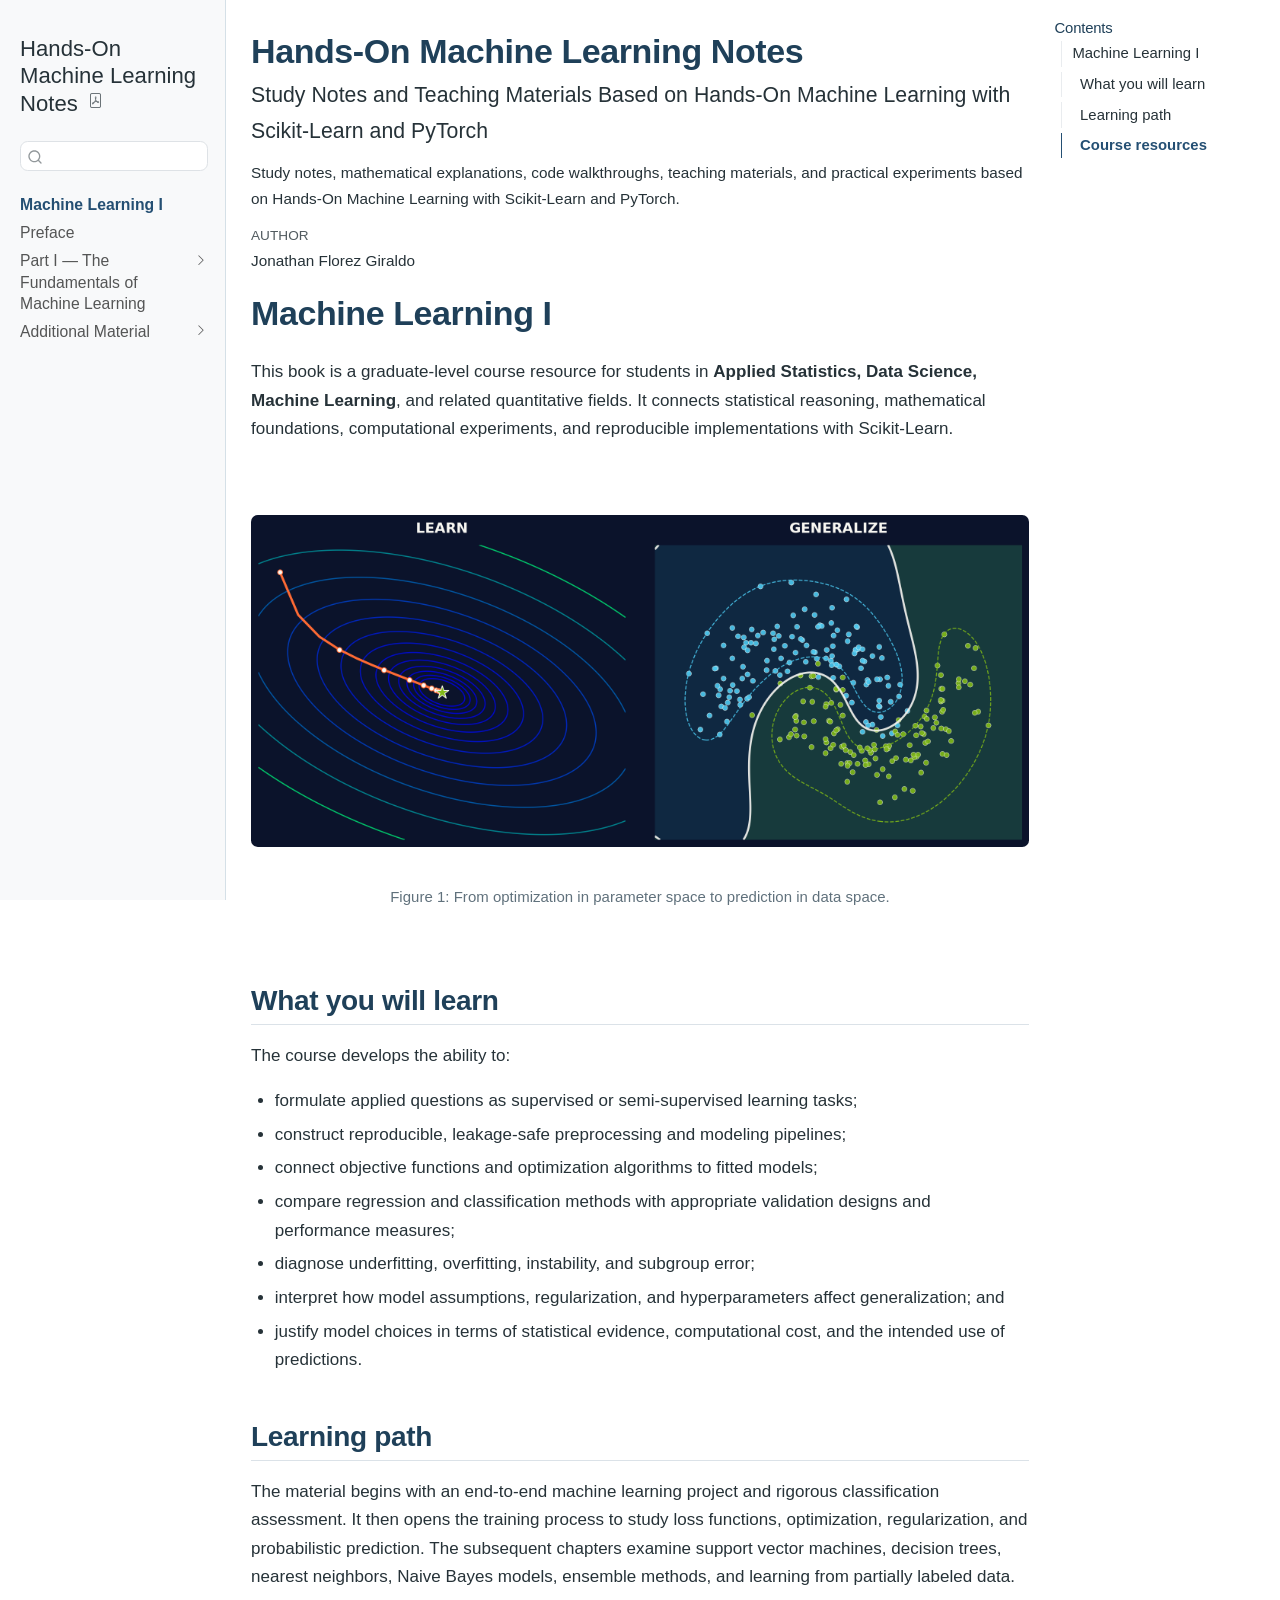
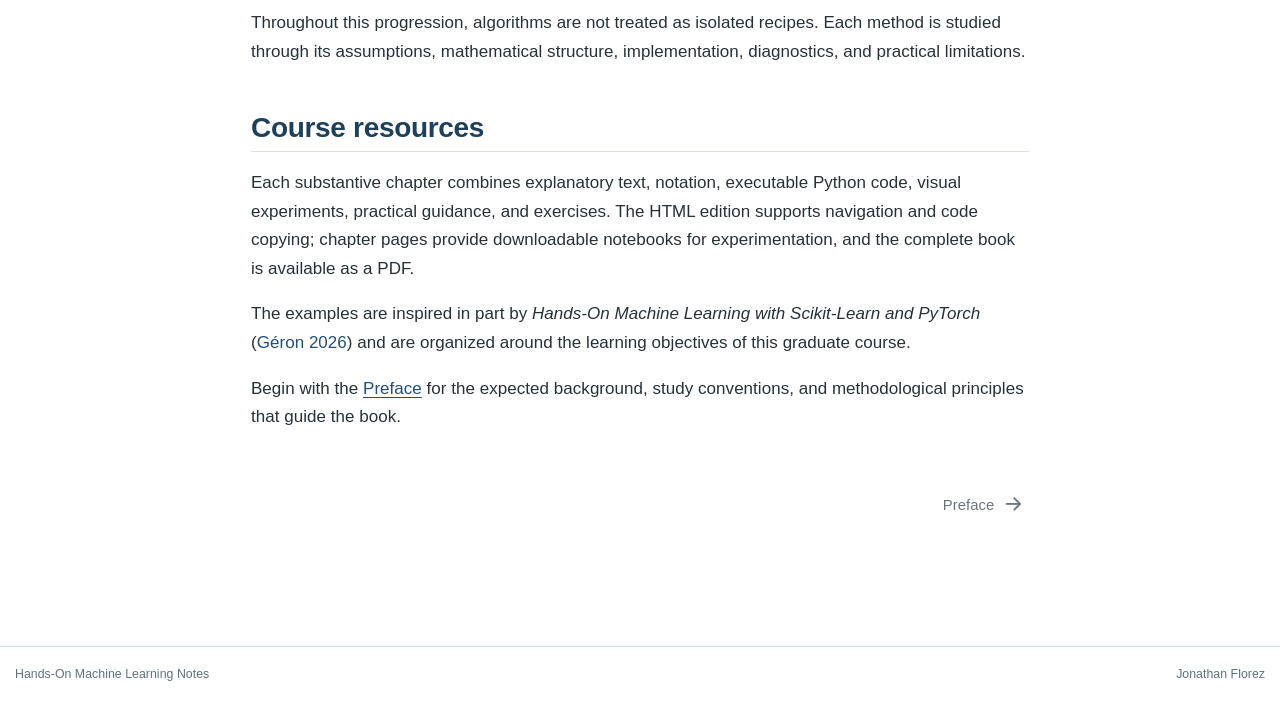
<file: index.html>
<!DOCTYPE html>
<html xmlns="http://www.w3.org/1999/xhtml" lang="en" xml:lang="en"><head>

<meta charset="utf-8">
<meta name="generator" content="quarto-1.10.18">

<meta name="viewport" content="width=device-width, initial-scale=1.0, user-scalable=yes">

<meta name="author" content="Jonathan Florez Giraldo">
<meta name="description" content="Study notes, mathematical explanations, code walkthroughs, teaching materials, and practical experiments based on Hands-On Machine Learning with Scikit-Learn and PyTorch.">

<title>Hands-On Machine Learning Notes</title>
<style>
/* Default styles provided by pandoc.
** See https://pandoc.org/MANUAL.html#variables-for-html for config info.
*/
span.smallcaps{font-variant: small-caps;}
div.columns{display: flex; gap: 1.5em;}
div.column{flex: auto;}
@media screen {
div.columns{gap: min(4vw, 1.5em);}
div.column{overflow-x: auto;}
}
div.hanging-indent{margin-left: 1.5em; text-indent: -1.5em;}
ul.task-list{list-style: none;}
ul.task-list li input[type="checkbox"] {
  width: 0.8em;
  margin: 0 0.8em 0.2em -1em; /* quarto-specific, see https://github.com/quarto-dev/quarto-cli/issues/4556 */ 
  vertical-align: middle;
}
/* CSS for citations */
div.csl-bib-body { }
div.csl-entry {
  clear: both;
}
.hanging-indent div.csl-entry {
  margin-left:2em;
  text-indent:-2em;
}
div.csl-left-margin {
  min-width:2em;
  float:left;
}
div.csl-right-inline {
  margin-left:2em;
  padding-left:1em;
}
div.csl-indent {
  margin-left: 2em;
}</style>


<script src="site_libs/quarto-nav/quarto-nav.js"></script>
<script src="site_libs/quarto-nav/headroom.min.js"></script>
<script src="site_libs/clipboard/clipboard.min.js"></script>
<script src="site_libs/quarto-search/autocomplete.umd.js"></script>
<script src="site_libs/quarto-search/fuse.min.js"></script>
<script src="site_libs/quarto-search/quarto-search.js"></script>
<meta name="quarto:offset" content="./">
<link href="./preface.html" rel="next">
<script src="site_libs/quarto-html/quarto.js" type="module"></script>
<script src="site_libs/quarto-html/tabsets/tabsets.js" type="module"></script>
<script src="site_libs/quarto-html/popper.min.js"></script>
<script src="site_libs/quarto-html/tippy.umd.min.js"></script>
<script src="site_libs/quarto-html/anchor.min.js"></script>
<link href="site_libs/quarto-html/tippy.css" rel="stylesheet">
<link href="site_libs/quarto-html/quarto-syntax-highlighting-3fee61de2b36a07911a09d94e160f21d.css" rel="stylesheet" id="quarto-text-highlighting-styles">
<script src="site_libs/bootstrap/bootstrap.min.js"></script>
<link href="site_libs/bootstrap/bootstrap-icons.css" rel="stylesheet">
<link href="site_libs/bootstrap/bootstrap-11d5da5dd170807488ce70e5f0c90fc1.min.css" rel="stylesheet" append-hash="true" id="quarto-bootstrap" data-mode="light">
<script id="quarto-search-options" type="application/json">{
  "location": "sidebar",
  "copy-button": false,
  "collapse-after": 3,
  "panel-placement": "start",
  "type": "textbox",
  "limit": 20,
  "keyboard-shortcut": [
    "f",
    "/",
    "s"
  ],
  "language": {
    "search-no-results-text": "No results",
    "search-matching-documents-text": "matching documents",
    "search-copy-link-title": "Copy link to search",
    "search-hide-matches-text": "Hide additional matches",
    "search-more-match-text": "more match in this document",
    "search-more-matches-text": "more matches in this document",
    "search-clear-button-title": "Clear",
    "search-text-placeholder": "",
    "search-detached-cancel-button-title": "Cancel",
    "search-submit-button-title": "Submit",
    "search-label": "Search"
  }
}</script>
<style>html{ scroll-behavior: smooth; }</style>


</head>

<body class="nav-sidebar docked quarto-light">

<div id="quarto-search-results"></div>
  <header id="quarto-header" class="headroom fixed-top">
  <nav class="quarto-secondary-nav">
    <div class="container-fluid d-flex">
      <button type="button" class="quarto-btn-toggle btn" data-bs-toggle="collapse" role="button" data-bs-target=".quarto-sidebar-collapse-item" aria-controls="quarto-sidebar" aria-expanded="false" aria-label="Toggle sidebar navigation" onclick="if (window.quartoToggleHeadroom) { window.quartoToggleHeadroom(); }">
        <i class="bi bi-layout-text-sidebar-reverse"></i>
      </button>
        <nav class="quarto-page-breadcrumbs" aria-label="breadcrumb"><ol class="breadcrumb"><li class="breadcrumb-item"><a href="./index.html">Machine Learning I</a></li></ol></nav>
        <a class="flex-grow-1" role="navigation" data-bs-toggle="collapse" data-bs-target=".quarto-sidebar-collapse-item" aria-controls="quarto-sidebar" aria-expanded="false" aria-label="Toggle sidebar navigation" onclick="if (window.quartoToggleHeadroom) { window.quartoToggleHeadroom(); }">      
        </a>
      <button type="button" class="btn quarto-search-button" aria-label="Search" onclick="window.quartoOpenSearch();">
        <i class="bi bi-search"></i>
      </button>
    </div>
  </nav>
</header>
<!-- content -->
<div id="quarto-content" class="quarto-container page-columns page-rows-contents page-layout-article">
<!-- sidebar -->
  <nav id="quarto-sidebar" class="sidebar collapse collapse-horizontal quarto-sidebar-collapse-item sidebar-navigation docked overflow-auto">
    <div class="pt-lg-2 mt-2 text-left sidebar-header">
    <div class="sidebar-title mb-0 py-0">
      <a href="./">Hands-On Machine Learning Notes</a> 
        <div class="sidebar-tools-main">
    <a href="./machine-learning-I.pdf" title="Download PDF" class="quarto-navigation-tool px-1" aria-label="Download PDF"><i class="bi bi-file-pdf"></i></a>
</div>
    </div>
      </div>
        <div class="mt-2 flex-shrink-0 align-items-center">
        <div class="sidebar-search">
        <div id="quarto-search" class="" title="Search"></div>
        </div>
        </div>
    <div class="sidebar-menu-container"> 
    <ul class="list-unstyled mt-1">
        <li class="sidebar-item">
  <div class="sidebar-item-container"> 
  <a href="./index.html" class="sidebar-item-text sidebar-link active">
 <span class="menu-text">Machine Learning I</span></a>
  </div>
</li>
        <li class="sidebar-item">
  <div class="sidebar-item-container"> 
  <a href="./preface.html" class="sidebar-item-text sidebar-link">
 <span class="menu-text">Preface</span></a>
  </div>
</li>
        <li class="sidebar-item sidebar-item-section">
      <div class="sidebar-item-container"> 
            <a class="sidebar-item-text sidebar-link text-start collapsed" data-bs-toggle="collapse" data-bs-target="#quarto-sidebar-section-1" role="navigation" aria-expanded="false">
 <span class="menu-text">Part I — The Fundamentals of Machine Learning</span></a>
          <a class="sidebar-item-toggle text-start collapsed" data-bs-toggle="collapse" data-bs-target="#quarto-sidebar-section-1" role="navigation" aria-expanded="false" aria-label="Toggle section">
            <i class="bi bi-chevron-right ms-2"></i>
          </a> 
      </div>
      <ul id="quarto-sidebar-section-1" class="collapse list-unstyled sidebar-section depth1 ">  
          <li class="sidebar-item">
  <div class="sidebar-item-container"> 
  <a href="./chapters/chapter01.html" class="sidebar-item-text sidebar-link">
 <span class="menu-text"><span class="chapter-number">1</span>&nbsp; <span class="chapter-title">chapter01.html</span></span></a>
  </div>
</li>
          <li class="sidebar-item">
  <div class="sidebar-item-container"> 
  <a href="./chapters/chapter02.html" class="sidebar-item-text sidebar-link">
 <span class="menu-text"><span class="chapter-number">2</span>&nbsp; <span class="chapter-title">Chapter – End-to-End Machine Learning Project</span></span></a>
  </div>
</li>
          <li class="sidebar-item">
  <div class="sidebar-item-container"> 
  <a href="./chapters/chapter03.html" class="sidebar-item-text sidebar-link">
 <span class="menu-text"><span class="chapter-number">3</span>&nbsp; <span class="chapter-title">Chapter – Classification</span></span></a>
  </div>
</li>
          <li class="sidebar-item">
  <div class="sidebar-item-container"> 
  <a href="./chapters/chapter04.html" class="sidebar-item-text sidebar-link">
 <span class="menu-text"><span class="chapter-number">4</span>&nbsp; <span class="chapter-title">Chapter – Training Models</span></span></a>
  </div>
</li>
          <li class="sidebar-item">
  <div class="sidebar-item-container"> 
  <a href="./chapters/chapter05.html" class="sidebar-item-text sidebar-link">
 <span class="menu-text"><span class="chapter-number">5</span>&nbsp; <span class="chapter-title">Chapter – Support Vector Machines</span></span></a>
  </div>
</li>
          <li class="sidebar-item">
  <div class="sidebar-item-container"> 
  <a href="./chapters/chapter06.html" class="sidebar-item-text sidebar-link">
 <span class="menu-text"><span class="chapter-number">6</span>&nbsp; <span class="chapter-title">Chapter – Decision Trees</span></span></a>
  </div>
</li>
          <li class="sidebar-item">
  <div class="sidebar-item-container"> 
  <a href="./chapters/chapter07.html" class="sidebar-item-text sidebar-link">
 <span class="menu-text"><span class="chapter-number">7</span>&nbsp; <span class="chapter-title">Chapter – Nearest Neighbors</span></span></a>
  </div>
</li>
          <li class="sidebar-item">
  <div class="sidebar-item-container"> 
  <a href="./chapters/chapter08.html" class="sidebar-item-text sidebar-link">
 <span class="menu-text"><span class="chapter-number">8</span>&nbsp; <span class="chapter-title">Chapter – Naive Bayes</span></span></a>
  </div>
</li>
          <li class="sidebar-item">
  <div class="sidebar-item-container"> 
  <a href="./chapters/chapter09.html" class="sidebar-item-text sidebar-link">
 <span class="menu-text"><span class="chapter-number">9</span>&nbsp; <span class="chapter-title">Chapter – Ensemble Learning and Random Forests</span></span></a>
  </div>
</li>
          <li class="sidebar-item">
  <div class="sidebar-item-container"> 
  <a href="./chapters/chapter10.html" class="sidebar-item-text sidebar-link">
 <span class="menu-text"><span class="chapter-number">10</span>&nbsp; <span class="chapter-title">Chapter – Semi-Supervised Learning</span></span></a>
  </div>
</li>
      </ul>
  </li>
        <li class="sidebar-item sidebar-item-section">
      <div class="sidebar-item-container"> 
            <a class="sidebar-item-text sidebar-link text-start collapsed" data-bs-toggle="collapse" data-bs-target="#quarto-sidebar-section-2" role="navigation" aria-expanded="false">
 <span class="menu-text">Additional Material</span></a>
          <a class="sidebar-item-toggle text-start collapsed" data-bs-toggle="collapse" data-bs-target="#quarto-sidebar-section-2" role="navigation" aria-expanded="false" aria-label="Toggle section">
            <i class="bi bi-chevron-right ms-2"></i>
          </a> 
      </div>
      <ul id="quarto-sidebar-section-2" class="collapse list-unstyled sidebar-section depth1 ">  
          <li class="sidebar-item">
  <div class="sidebar-item-container"> 
  <a href="./appendix.html" class="sidebar-item-text sidebar-link">
 <span class="menu-text"><span class="chapter-number">11</span>&nbsp; <span class="chapter-title">Summary</span></span></a>
  </div>
</li>
          <li class="sidebar-item">
  <div class="sidebar-item-container"> 
  <a href="./references.html" class="sidebar-item-text sidebar-link">
 <span class="menu-text">References</span></a>
  </div>
</li>
      </ul>
  </li>
    </ul>
    </div>
</nav>
<div id="quarto-sidebar-glass" class="quarto-sidebar-collapse-item" data-bs-toggle="collapse" data-bs-target=".quarto-sidebar-collapse-item"></div>
<!-- margin-sidebar -->
    <div id="quarto-margin-sidebar" class="sidebar margin-sidebar">
        <nav id="TOC" role="doc-toc" class="toc-active">
    <h2 id="toc-title">Contents</h2>
   
  <ul>
  <li><a href="#machine-learning-i" id="toc-machine-learning-i" class="nav-link active" data-scroll-target="#machine-learning-i">Machine Learning I</a>
  <ul class="collapse">
  <li><a href="#what-you-will-learn" id="toc-what-you-will-learn" class="nav-link" data-scroll-target="#what-you-will-learn">What you will learn</a></li>
  <li><a href="#learning-path" id="toc-learning-path" class="nav-link" data-scroll-target="#learning-path">Learning path</a></li>
  <li><a href="#course-resources" id="toc-course-resources" class="nav-link" data-scroll-target="#course-resources">Course resources</a></li>
  </ul></li>
  </ul>
</nav>
    </div>
<!-- main -->
<main class="content" id="quarto-document-content">

<header id="title-block-header" class="quarto-title-block default">
<div class="quarto-title">
<h1 class="title">Hands-On Machine Learning Notes</h1>
<p class="subtitle lead">Study Notes and Teaching Materials Based on Hands-On Machine Learning with Scikit-Learn and PyTorch</p>
</div>

<div>
  <div class="description">
    <p>Study notes, mathematical explanations, code walkthroughs, teaching materials, and practical experiments based on Hands-On Machine Learning with Scikit-Learn and PyTorch.</p>
  </div>
</div>


<div class="quarto-title-meta">

    <div>
    <div class="quarto-title-meta-heading">Author</div>
    <div class="quarto-title-meta-contents">
             <p>Jonathan Florez Giraldo </p>
          </div>
  </div>
    
  
    
  </div>
  


</header>


<section id="machine-learning-i" class="level1 unnumbered">
<h1 class="unnumbered">Machine Learning I</h1>
<p>This book is a graduate-level course resource for students in <strong>Applied Statistics, Data Science, Machine Learning</strong>, and related quantitative fields. It connects statistical reasoning, mathematical foundations, computational experiments, and reproducible implementations with Scikit-Learn.</p>
<div id="cell-fig-course-landscape" class="cell" data-execution_count="1">
<div class="cell-output cell-output-display">
<div id="fig-course-landscape" class="quarto-float quarto-figure quarto-figure-center anchored" data-fig-align="center" alt="An optimization path over loss contours beside a nonlinear classification boundary.">
<figure class="quarto-float quarto-float-fig figure">
<div aria-describedby="fig-course-landscape-caption-0ceaefa1-69ba-4598-a22c-09a6ac19f8ca">
<img src="index_files/figure-html/fig-course-landscape-output-1.png" class="quarto-figure quarto-figure-center figure-img" alt="An optimization path over loss contours beside a nonlinear classification boundary." width="1022" height="436">
</div>
<figcaption class="quarto-float-caption-bottom quarto-float-caption quarto-float-fig" id="fig-course-landscape-caption-0ceaefa1-69ba-4598-a22c-09a6ac19f8ca">
Figure&nbsp;1: From optimization in parameter space to prediction in data space.
</figcaption>
</figure>
</div>
</div>
</div>
<section id="what-you-will-learn" class="level2">
<h2 class="anchored" data-anchor-id="what-you-will-learn">What you will learn</h2>
<p>The course develops the ability to:</p>
<ul>
<li>formulate applied questions as supervised or semi-supervised learning tasks;</li>
<li>construct reproducible, leakage-safe preprocessing and modeling pipelines;</li>
<li>connect objective functions and optimization algorithms to fitted models;</li>
<li>compare regression and classification methods with appropriate validation designs and performance measures;</li>
<li>diagnose underfitting, overfitting, instability, and subgroup error;</li>
<li>interpret how model assumptions, regularization, and hyperparameters affect generalization; and</li>
<li>justify model choices in terms of statistical evidence, computational cost, and the intended use of predictions.</li>
</ul>
</section>
<section id="learning-path" class="level2">
<h2 class="anchored" data-anchor-id="learning-path">Learning path</h2>
<p>The material begins with an end-to-end machine learning project and rigorous classification assessment. It then opens the training process to study loss functions, optimization, regularization, and probabilistic prediction. The subsequent chapters examine support vector machines, decision trees, nearest neighbors, Naive Bayes models, ensemble methods, and learning from partially labeled data.</p>
<p>Throughout this progression, algorithms are not treated as isolated recipes. Each method is studied through its assumptions, mathematical structure, implementation, diagnostics, and practical limitations.</p>
</section>
<section id="course-resources" class="level2">
<h2 class="anchored" data-anchor-id="course-resources">Course resources</h2>
<p>Each substantive chapter combines explanatory text, notation, executable Python code, visual experiments, practical guidance, and exercises. The HTML edition supports navigation and code copying; chapter pages provide downloadable notebooks for experimentation, and the complete book is available as a PDF.</p>
<p>The examples are inspired in part by <em>Hands-On Machine Learning with Scikit-Learn and PyTorch</em> <span class="citation" data-cites="geron2026homl">(<a href="references.html#ref-geron2026homl" role="doc-biblioref">Géron 2026</a>)</span> and are organized around the learning objectives of this graduate course.</p>
<p>Begin with the <a href="./preface.html">Preface</a> for the expected background, study conventions, and methodological principles that guide the book.</p>


<div id="refs" class="references csl-bib-body hanging-indent" role="list" style="display: none">
<div id="ref-geron2026homl" class="csl-entry" role="listitem">
Géron, Aurélien. 2026. <em>Hands-on Machine Learning with Scikit-Learn and PyTorch</em>. O’Reilly Media.
</div>
</div>
</section>
</section>

</main> <!-- /main -->
<script id="quarto-html-after-body" type="application/javascript">
  window.document.addEventListener("DOMContentLoaded", function (event) {
    const icon = "";
    const anchorJS = new window.AnchorJS();
    anchorJS.options = {
      placement: 'right',
      icon: icon
    };
    anchorJS.add('.anchored');
    const isCodeAnnotation = (el) => {
      for (const clz of el.classList) {
        if (clz.startsWith('code-annotation-')) {                     
          return true;
        }
      }
      return false;
    }
    const onCopySuccess = function(e) {
      // button target
      const button = e.trigger;
      // don't keep focus
      button.blur();
      // flash "checked"
      button.classList.add('code-copy-button-checked');
      var currentTitle = button.getAttribute("title");
      button.setAttribute("title", "Copied!");
      let tooltip;
      if (window.bootstrap) {
        button.setAttribute("data-bs-toggle", "tooltip");
        button.setAttribute("data-bs-placement", "left");
        button.setAttribute("data-bs-title", "Copied!");
        tooltip = new bootstrap.Tooltip(button, 
          { trigger: "manual", 
            customClass: "code-copy-button-tooltip",
            offset: [0, -8]});
        tooltip.show();    
      }
      setTimeout(function() {
        if (tooltip) {
          tooltip.hide();
          button.removeAttribute("data-bs-title");
          button.removeAttribute("data-bs-toggle");
          button.removeAttribute("data-bs-placement");
        }
        button.setAttribute("title", currentTitle);
        button.classList.remove('code-copy-button-checked');
      }, 1000);
      // clear code selection
      e.clearSelection();
    }
    const getTextToCopy = function(trigger) {
      const outerScaffold = trigger.parentElement.cloneNode(true);
      const codeEl = outerScaffold.querySelector('code');
      for (const childEl of codeEl.children) {
        if (isCodeAnnotation(childEl)) {
          childEl.remove();
        }
      }
      return codeEl.innerText;
    }
    const clipboard = new window.ClipboardJS('.code-copy-button:not([data-in-quarto-modal])', {
      text: getTextToCopy
    });
    clipboard.on('success', onCopySuccess);
    if (window.document.getElementById('quarto-embedded-source-code-modal')) {
      const clipboardModal = new window.ClipboardJS('.code-copy-button[data-in-quarto-modal]', {
        text: getTextToCopy,
        container: window.document.getElementById('quarto-embedded-source-code-modal')
      });
      clipboardModal.on('success', onCopySuccess);
    }
      var localhostRegex = new RegExp(/^(?:http|https):\/\/localhost\:?[0-9]*\//);
      var mailtoRegex = new RegExp(/^mailto:/);
        var filterRegex = new RegExp('/' + window.location.host + '/');
      var isInternal = (href) => {
          return filterRegex.test(href) || localhostRegex.test(href) || mailtoRegex.test(href);
      }
      // Inspect non-navigation links and adorn them if external
     var links = window.document.querySelectorAll('a[href]:not(.nav-link):not(.navbar-brand):not(.toc-action):not(.sidebar-link):not(.sidebar-item-toggle):not(.pagination-link):not(.no-external):not([aria-hidden]):not(.dropdown-item):not(.quarto-navigation-tool):not(.about-link)');
      for (var i=0; i<links.length; i++) {
        const link = links[i];
        if (!isInternal(link.href)) {
          // undo the damage that might have been done by quarto-nav.js in the case of
          // links that we want to consider external
          if (link.dataset.originalHref !== undefined) {
            link.href = link.dataset.originalHref;
          }
            // target, if specified
            link.setAttribute("target", "_blank");
            if (link.getAttribute("rel") === null) {
              link.setAttribute("rel", "noopener");
            }
        }
      }
    function tippyHover(el, contentFn, onTriggerFn, onUntriggerFn) {
      const config = {
        allowHTML: true,
        maxWidth: 500,
        delay: 100,
        arrow: false,
        appendTo: function(el) {
            return el.parentElement;
        },
        interactive: true,
        interactiveBorder: 10,
        theme: 'quarto',
        placement: 'bottom-start',
      };
      if (contentFn) {
        config.content = contentFn;
      }
      if (onTriggerFn) {
        config.onTrigger = onTriggerFn;
      }
      if (onUntriggerFn) {
        config.onUntrigger = onUntriggerFn;
      }
      window.tippy(el, config); 
    }
    const noterefs = window.document.querySelectorAll('a[role="doc-noteref"]');
    for (var i=0; i<noterefs.length; i++) {
      const ref = noterefs[i];
      tippyHover(ref, function() {
        // use id or data attribute instead here
        let href = ref.getAttribute('data-footnote-href') || ref.getAttribute('href');
        try { href = new URL(href).hash; } catch {}
        const id = href.replace(/^#\/?/, "");
        const note = window.document.getElementById(id);
        if (note) {
          return note.innerHTML;
        } else {
          return "";
        }
      });
    }
    const xrefs = window.document.querySelectorAll('a.quarto-xref');
    const processXRef = (id, note) => {
      // Strip column container classes
      const stripColumnClz = (el) => {
        el.classList.remove("page-full", "page-columns");
        if (el.children) {
          for (const child of el.children) {
            stripColumnClz(child);
          }
        }
      }
      stripColumnClz(note)
      if (id === null || id.startsWith('sec-')) {
        // Special case sections, only their first couple elements
        const container = document.createElement("div");
        if (note.children && note.children.length > 2) {
          container.appendChild(note.children[0].cloneNode(true));
          for (let i = 1; i < note.children.length; i++) {
            const child = note.children[i];
            if (child.tagName === "P" && child.innerText === "") {
              continue;
            } else {
              container.appendChild(child.cloneNode(true));
              break;
            }
          }
          if (window.Quarto?.typesetMath) {
            window.Quarto.typesetMath(container);
          }
          return container.innerHTML
        } else {
          if (window.Quarto?.typesetMath) {
            window.Quarto.typesetMath(note);
          }
          return note.innerHTML;
        }
      } else {
        // Remove any anchor links if they are present
        const anchorLink = note.querySelector('a.anchorjs-link');
        if (anchorLink) {
          anchorLink.remove();
        }
        if (window.Quarto?.typesetMath) {
          window.Quarto.typesetMath(note);
        }
        if (note.classList.contains("callout")) {
          return note.outerHTML;
        } else {
          return note.innerHTML;
        }
      }
    }
    for (var i=0; i<xrefs.length; i++) {
      const xref = xrefs[i];
      tippyHover(xref, undefined, function(instance) {
        instance.disable();
        let url = xref.getAttribute('href');
        let hash = undefined; 
        if (url.startsWith('#')) {
          hash = url;
        } else {
          try { hash = new URL(url).hash; } catch {}
        }
        if (hash) {
          const id = hash.replace(/^#\/?/, "");
          const note = window.document.getElementById(id);
          if (note !== null) {
            try {
              const html = processXRef(id, note.cloneNode(true));
              instance.setContent(html);
            } finally {
              instance.enable();
              instance.show();
            }
          } else {
            // See if we can fetch this
            fetch(url.split('#')[0])
            .then(res => res.text())
            .then(html => {
              const parser = new DOMParser();
              const htmlDoc = parser.parseFromString(html, "text/html");
              const note = htmlDoc.getElementById(id);
              if (note !== null) {
                const html = processXRef(id, note);
                instance.setContent(html);
              } 
            }).finally(() => {
              instance.enable();
              instance.show();
            });
          }
        } else {
          // See if we can fetch a full url (with no hash to target)
          // This is a special case and we should probably do some content thinning / targeting
          fetch(url)
          .then(res => res.text())
          .then(html => {
            const parser = new DOMParser();
            const htmlDoc = parser.parseFromString(html, "text/html");
            const note = htmlDoc.querySelector('main.content');
            if (note !== null) {
              // This should only happen for chapter cross references
              // (since there is no id in the URL)
              // remove the first header
              if (note.children.length > 0 && note.children[0].tagName === "HEADER") {
                note.children[0].remove();
              }
              const html = processXRef(null, note);
              instance.setContent(html);
            } 
          }).finally(() => {
            instance.enable();
            instance.show();
          });
        }
      }, function(instance) {
      });
    }
        let selectedAnnoteEl;
        const selectorForAnnotation = ( cell, annotation) => {
          let cellAttr = 'data-code-cell="' + cell + '"';
          let lineAttr = 'data-code-annotation="' +  annotation + '"';
          const selector = 'span[' + cellAttr + '][' + lineAttr + ']';
          return selector;
        }
        const selectCodeLines = (annoteEl) => {
          const doc = window.document;
          const targetCell = annoteEl.getAttribute("data-target-cell");
          const targetAnnotation = annoteEl.getAttribute("data-target-annotation");
          const annoteSpan = window.document.querySelector(selectorForAnnotation(targetCell, targetAnnotation));
          const lines = annoteSpan.getAttribute("data-code-lines").split(",");
          const lineIds = lines.map((line) => {
            return targetCell + "-" + line;
          })
          let top = null;
          let height = null;
          let parent = null;
          if (lineIds.length > 0) {
              //compute the position of the single el (top and bottom and make a div)
              const el = window.document.getElementById(lineIds[0]);
              top = el.offsetTop;
              height = el.offsetHeight;
              parent = el.parentElement.parentElement;
            if (lineIds.length > 1) {
              const lastEl = window.document.getElementById(lineIds[lineIds.length - 1]);
              const bottom = lastEl.offsetTop + lastEl.offsetHeight;
              height = bottom - top;
            }
            if (top !== null && height !== null && parent !== null) {
              // cook up a div (if necessary) and position it 
              let div = window.document.getElementById("code-annotation-line-highlight");
              if (div === null) {
                div = window.document.createElement("div");
                div.setAttribute("id", "code-annotation-line-highlight");
                div.style.position = 'absolute';
                parent.appendChild(div);
              }
              div.style.top = top - 2 + "px";
              div.style.height = height + 4 + "px";
              div.style.left = 0;
              let gutterDiv = window.document.getElementById("code-annotation-line-highlight-gutter");
              if (gutterDiv === null) {
                gutterDiv = window.document.createElement("div");
                gutterDiv.setAttribute("id", "code-annotation-line-highlight-gutter");
                gutterDiv.style.position = 'absolute';
                const codeCell = window.document.getElementById(targetCell);
                const gutter = codeCell.querySelector('.code-annotation-gutter');
                gutter.appendChild(gutterDiv);
              }
              gutterDiv.style.top = top - 2 + "px";
              gutterDiv.style.height = height + 4 + "px";
            }
            selectedAnnoteEl = annoteEl;
          }
        };
        const unselectCodeLines = () => {
          const elementsIds = ["code-annotation-line-highlight", "code-annotation-line-highlight-gutter"];
          elementsIds.forEach((elId) => {
            const div = window.document.getElementById(elId);
            if (div) {
              div.remove();
            }
          });
          selectedAnnoteEl = undefined;
        };
          // Handle positioning of the toggle
      window.addEventListener(
        "resize",
        throttle(() => {
          elRect = undefined;
          if (selectedAnnoteEl) {
            selectCodeLines(selectedAnnoteEl);
          }
        }, 10)
      );
      function throttle(fn, ms) {
      let throttle = false;
      let timer;
        return (...args) => {
          if(!throttle) { // first call gets through
              fn.apply(this, args);
              throttle = true;
          } else { // all the others get throttled
              if(timer) clearTimeout(timer); // cancel #2
              timer = setTimeout(() => {
                fn.apply(this, args);
                timer = throttle = false;
              }, ms);
          }
        };
      }
        // Attach click handler to the DT
        const annoteDls = window.document.querySelectorAll('dt[data-target-cell]');
        for (const annoteDlNode of annoteDls) {
          annoteDlNode.addEventListener('click', (event) => {
            const clickedEl = event.target;
            if (clickedEl !== selectedAnnoteEl) {
              unselectCodeLines();
              const activeEl = window.document.querySelector('dt[data-target-cell].code-annotation-active');
              if (activeEl) {
                activeEl.classList.remove('code-annotation-active');
              }
              selectCodeLines(clickedEl);
              clickedEl.classList.add('code-annotation-active');
            } else {
              // Unselect the line
              unselectCodeLines();
              clickedEl.classList.remove('code-annotation-active');
            }
          });
        }
    const findCites = (el) => {
      const parentEl = el.parentElement;
      if (parentEl) {
        const cites = parentEl.dataset.cites;
        if (cites) {
          return {
            el,
            cites: cites.split(' ')
          };
        } else {
          return findCites(el.parentElement)
        }
      } else {
        return undefined;
      }
    };
    var bibliorefs = window.document.querySelectorAll('a[role="doc-biblioref"]');
    for (var i=0; i<bibliorefs.length; i++) {
      const ref = bibliorefs[i];
      const citeInfo = findCites(ref);
      if (citeInfo) {
        tippyHover(citeInfo.el, function() {
          var popup = window.document.createElement('div');
          citeInfo.cites.forEach(function(cite) {
            var citeDiv = window.document.createElement('div');
            citeDiv.classList.add('hanging-indent');
            citeDiv.classList.add('csl-entry');
            var biblioDiv = window.document.getElementById('ref-' + cite);
            if (biblioDiv) {
              citeDiv.innerHTML = biblioDiv.innerHTML;
            }
            popup.appendChild(citeDiv);
          });
          return popup.innerHTML;
        });
      }
    }
  });
  </script>
<nav class="page-navigation">
  <div class="nav-page nav-page-previous">
  </div>
  <div class="nav-page nav-page-next">
      <a href="./preface.html" class="pagination-link" aria-label="Preface">
        <span class="nav-page-text">Preface</span> <i class="bi bi-arrow-right-short"></i>
      </a>
  </div>
</nav>
</div> <!-- /content -->
<footer class="footer">
  <div class="nav-footer">
    <div class="nav-footer-left">
<p>Hands-On Machine Learning Notes</p>
</div>   
    <div class="nav-footer-center">
      &nbsp;
    </div>
    <div class="nav-footer-right">
<p>Jonathan Florez</p>
</div>
  </div>
</footer>




<script src="site_libs/quarto-html/zenscroll-min.js"></script>
</body></html>
</file>
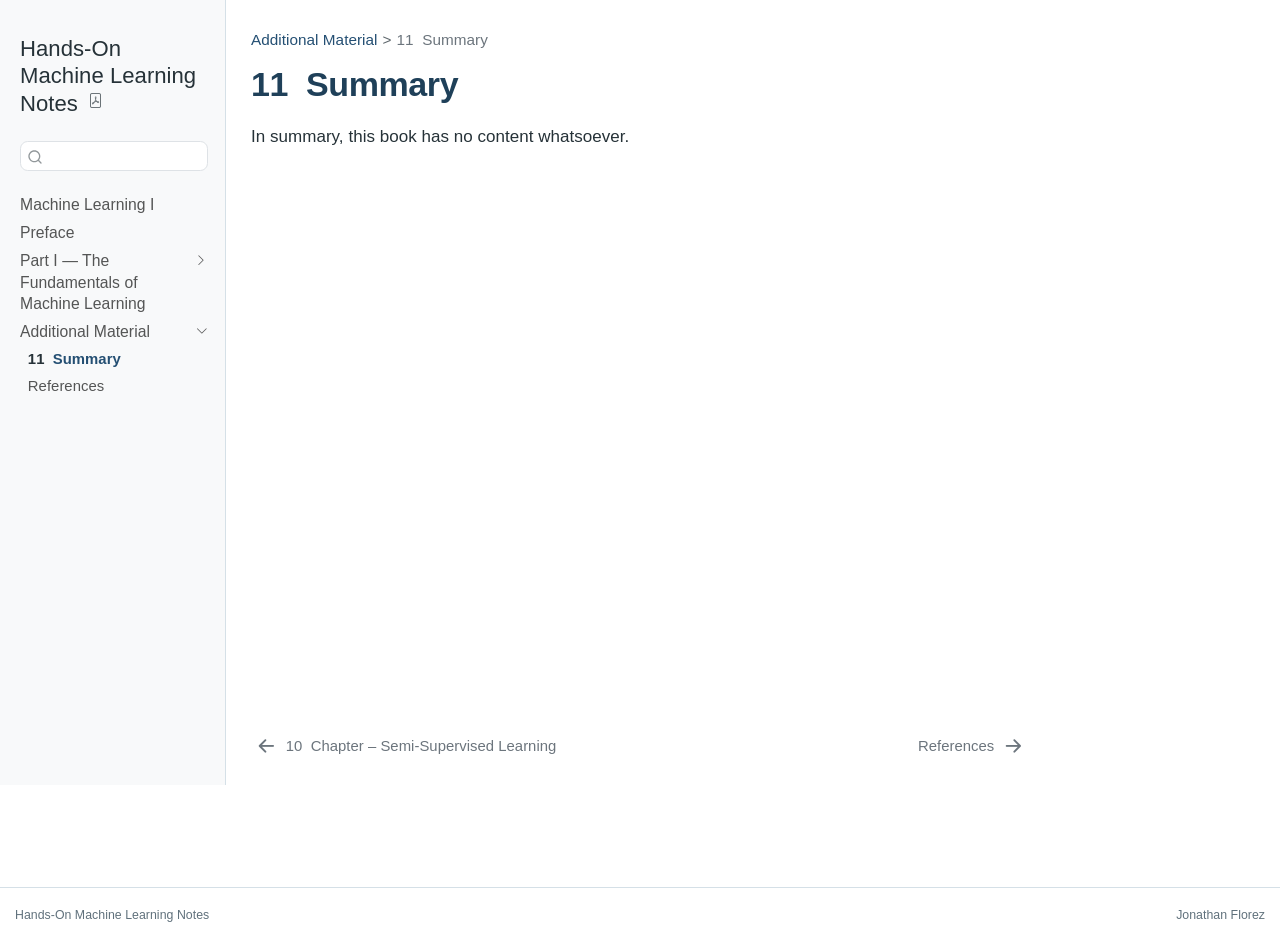
<file: appendix.html>
<!DOCTYPE html>
<html xmlns="http://www.w3.org/1999/xhtml" lang="en" xml:lang="en"><head>

<meta charset="utf-8">
<meta name="generator" content="quarto-1.10.18">

<meta name="viewport" content="width=device-width, initial-scale=1.0, user-scalable=yes">

<meta name="description" content="Study notes, mathematical explanations, code walkthroughs, teaching materials, and practical experiments based on Hands-On Machine Learning with Scikit-Learn and PyTorch.">

<title>11&nbsp; Summary – Hands-On Machine Learning Notes</title>
<style>
/* Default styles provided by pandoc.
** See https://pandoc.org/MANUAL.html#variables-for-html for config info.
*/
span.smallcaps{font-variant: small-caps;}
div.columns{display: flex; gap: 1.5em;}
div.column{flex: auto;}
@media screen {
div.columns{gap: min(4vw, 1.5em);}
div.column{overflow-x: auto;}
}
div.hanging-indent{margin-left: 1.5em; text-indent: -1.5em;}
ul.task-list{list-style: none;}
ul.task-list li input[type="checkbox"] {
  width: 0.8em;
  margin: 0 0.8em 0.2em -1em; /* quarto-specific, see https://github.com/quarto-dev/quarto-cli/issues/4556 */ 
  vertical-align: middle;
}
</style>


<script src="site_libs/quarto-nav/quarto-nav.js"></script>
<script src="site_libs/quarto-nav/headroom.min.js"></script>
<script src="site_libs/clipboard/clipboard.min.js"></script>
<script src="site_libs/quarto-search/autocomplete.umd.js"></script>
<script src="site_libs/quarto-search/fuse.min.js"></script>
<script src="site_libs/quarto-search/quarto-search.js"></script>
<meta name="quarto:offset" content="./">
<link href="./references.html" rel="next">
<link href="./chapters/chapter10.html" rel="prev">
<script src="site_libs/quarto-html/quarto.js" type="module"></script>
<script src="site_libs/quarto-html/tabsets/tabsets.js" type="module"></script>
<script src="site_libs/quarto-html/popper.min.js"></script>
<script src="site_libs/quarto-html/tippy.umd.min.js"></script>
<script src="site_libs/quarto-html/anchor.min.js"></script>
<link href="site_libs/quarto-html/tippy.css" rel="stylesheet">
<link href="site_libs/quarto-html/quarto-syntax-highlighting-3fee61de2b36a07911a09d94e160f21d.css" rel="stylesheet" id="quarto-text-highlighting-styles">
<script src="site_libs/bootstrap/bootstrap.min.js"></script>
<link href="site_libs/bootstrap/bootstrap-icons.css" rel="stylesheet">
<link href="site_libs/bootstrap/bootstrap-11d5da5dd170807488ce70e5f0c90fc1.min.css" rel="stylesheet" append-hash="true" id="quarto-bootstrap" data-mode="light">
<script id="quarto-search-options" type="application/json">{
  "location": "sidebar",
  "copy-button": false,
  "collapse-after": 3,
  "panel-placement": "start",
  "type": "textbox",
  "limit": 20,
  "keyboard-shortcut": [
    "f",
    "/",
    "s"
  ],
  "language": {
    "search-no-results-text": "No results",
    "search-matching-documents-text": "matching documents",
    "search-copy-link-title": "Copy link to search",
    "search-hide-matches-text": "Hide additional matches",
    "search-more-match-text": "more match in this document",
    "search-more-matches-text": "more matches in this document",
    "search-clear-button-title": "Clear",
    "search-text-placeholder": "",
    "search-detached-cancel-button-title": "Cancel",
    "search-submit-button-title": "Submit",
    "search-label": "Search"
  }
}</script>
<style>html{ scroll-behavior: smooth; }</style>


</head>

<body class="nav-sidebar docked quarto-light">

<div id="quarto-search-results"></div>
  <header id="quarto-header" class="headroom fixed-top">
  <nav class="quarto-secondary-nav">
    <div class="container-fluid d-flex">
      <button type="button" class="quarto-btn-toggle btn" data-bs-toggle="collapse" role="button" data-bs-target=".quarto-sidebar-collapse-item" aria-controls="quarto-sidebar" aria-expanded="false" aria-label="Toggle sidebar navigation" onclick="if (window.quartoToggleHeadroom) { window.quartoToggleHeadroom(); }">
        <i class="bi bi-layout-text-sidebar-reverse"></i>
      </button>
        <nav class="quarto-page-breadcrumbs" aria-label="breadcrumb"><ol class="breadcrumb"><li class="breadcrumb-item"><a href="./appendix.html">Additional Material</a></li><li class="breadcrumb-item"><a href="./appendix.html"><span class="chapter-number">11</span>&nbsp; <span class="chapter-title">Summary</span></a></li></ol></nav>
        <a class="flex-grow-1" role="navigation" data-bs-toggle="collapse" data-bs-target=".quarto-sidebar-collapse-item" aria-controls="quarto-sidebar" aria-expanded="false" aria-label="Toggle sidebar navigation" onclick="if (window.quartoToggleHeadroom) { window.quartoToggleHeadroom(); }">      
        </a>
      <button type="button" class="btn quarto-search-button" aria-label="Search" onclick="window.quartoOpenSearch();">
        <i class="bi bi-search"></i>
      </button>
    </div>
  </nav>
</header>
<!-- content -->
<div id="quarto-content" class="quarto-container page-columns page-rows-contents page-layout-article">
<!-- sidebar -->
  <nav id="quarto-sidebar" class="sidebar collapse collapse-horizontal quarto-sidebar-collapse-item sidebar-navigation docked overflow-auto">
    <div class="pt-lg-2 mt-2 text-left sidebar-header">
    <div class="sidebar-title mb-0 py-0">
      <a href="./">Hands-On Machine Learning Notes</a> 
        <div class="sidebar-tools-main">
    <a href="./machine-learning-I.pdf" title="Download PDF" class="quarto-navigation-tool px-1" aria-label="Download PDF"><i class="bi bi-file-pdf"></i></a>
</div>
    </div>
      </div>
        <div class="mt-2 flex-shrink-0 align-items-center">
        <div class="sidebar-search">
        <div id="quarto-search" class="" title="Search"></div>
        </div>
        </div>
    <div class="sidebar-menu-container"> 
    <ul class="list-unstyled mt-1">
        <li class="sidebar-item">
  <div class="sidebar-item-container"> 
  <a href="./index.html" class="sidebar-item-text sidebar-link">
 <span class="menu-text">Machine Learning I</span></a>
  </div>
</li>
        <li class="sidebar-item">
  <div class="sidebar-item-container"> 
  <a href="./preface.html" class="sidebar-item-text sidebar-link">
 <span class="menu-text">Preface</span></a>
  </div>
</li>
        <li class="sidebar-item sidebar-item-section">
      <div class="sidebar-item-container"> 
            <a class="sidebar-item-text sidebar-link text-start collapsed" data-bs-toggle="collapse" data-bs-target="#quarto-sidebar-section-1" role="navigation" aria-expanded="false">
 <span class="menu-text">Part I — The Fundamentals of Machine Learning</span></a>
          <a class="sidebar-item-toggle text-start collapsed" data-bs-toggle="collapse" data-bs-target="#quarto-sidebar-section-1" role="navigation" aria-expanded="false" aria-label="Toggle section">
            <i class="bi bi-chevron-right ms-2"></i>
          </a> 
      </div>
      <ul id="quarto-sidebar-section-1" class="collapse list-unstyled sidebar-section depth1 ">  
          <li class="sidebar-item">
  <div class="sidebar-item-container"> 
  <a href="./chapters/chapter01.html" class="sidebar-item-text sidebar-link">
 <span class="menu-text"><span class="chapter-number">1</span>&nbsp; <span class="chapter-title">chapter01.html</span></span></a>
  </div>
</li>
          <li class="sidebar-item">
  <div class="sidebar-item-container"> 
  <a href="./chapters/chapter02.html" class="sidebar-item-text sidebar-link">
 <span class="menu-text"><span class="chapter-number">2</span>&nbsp; <span class="chapter-title">Chapter – End-to-End Machine Learning Project</span></span></a>
  </div>
</li>
          <li class="sidebar-item">
  <div class="sidebar-item-container"> 
  <a href="./chapters/chapter03.html" class="sidebar-item-text sidebar-link">
 <span class="menu-text"><span class="chapter-number">3</span>&nbsp; <span class="chapter-title">Chapter – Classification</span></span></a>
  </div>
</li>
          <li class="sidebar-item">
  <div class="sidebar-item-container"> 
  <a href="./chapters/chapter04.html" class="sidebar-item-text sidebar-link">
 <span class="menu-text"><span class="chapter-number">4</span>&nbsp; <span class="chapter-title">Chapter – Training Models</span></span></a>
  </div>
</li>
          <li class="sidebar-item">
  <div class="sidebar-item-container"> 
  <a href="./chapters/chapter05.html" class="sidebar-item-text sidebar-link">
 <span class="menu-text"><span class="chapter-number">5</span>&nbsp; <span class="chapter-title">Chapter – Support Vector Machines</span></span></a>
  </div>
</li>
          <li class="sidebar-item">
  <div class="sidebar-item-container"> 
  <a href="./chapters/chapter06.html" class="sidebar-item-text sidebar-link">
 <span class="menu-text"><span class="chapter-number">6</span>&nbsp; <span class="chapter-title">Chapter – Decision Trees</span></span></a>
  </div>
</li>
          <li class="sidebar-item">
  <div class="sidebar-item-container"> 
  <a href="./chapters/chapter07.html" class="sidebar-item-text sidebar-link">
 <span class="menu-text"><span class="chapter-number">7</span>&nbsp; <span class="chapter-title">Chapter – Nearest Neighbors</span></span></a>
  </div>
</li>
          <li class="sidebar-item">
  <div class="sidebar-item-container"> 
  <a href="./chapters/chapter08.html" class="sidebar-item-text sidebar-link">
 <span class="menu-text"><span class="chapter-number">8</span>&nbsp; <span class="chapter-title">Chapter – Naive Bayes</span></span></a>
  </div>
</li>
          <li class="sidebar-item">
  <div class="sidebar-item-container"> 
  <a href="./chapters/chapter09.html" class="sidebar-item-text sidebar-link">
 <span class="menu-text"><span class="chapter-number">9</span>&nbsp; <span class="chapter-title">Chapter – Ensemble Learning and Random Forests</span></span></a>
  </div>
</li>
          <li class="sidebar-item">
  <div class="sidebar-item-container"> 
  <a href="./chapters/chapter10.html" class="sidebar-item-text sidebar-link">
 <span class="menu-text"><span class="chapter-number">10</span>&nbsp; <span class="chapter-title">Chapter – Semi-Supervised Learning</span></span></a>
  </div>
</li>
      </ul>
  </li>
        <li class="sidebar-item sidebar-item-section">
      <div class="sidebar-item-container"> 
            <a class="sidebar-item-text sidebar-link text-start" data-bs-toggle="collapse" data-bs-target="#quarto-sidebar-section-2" role="navigation" aria-expanded="true">
 <span class="menu-text">Additional Material</span></a>
          <a class="sidebar-item-toggle text-start" data-bs-toggle="collapse" data-bs-target="#quarto-sidebar-section-2" role="navigation" aria-expanded="true" aria-label="Toggle section">
            <i class="bi bi-chevron-right ms-2"></i>
          </a> 
      </div>
      <ul id="quarto-sidebar-section-2" class="collapse list-unstyled sidebar-section depth1 show">  
          <li class="sidebar-item">
  <div class="sidebar-item-container"> 
  <a href="./appendix.html" class="sidebar-item-text sidebar-link active">
 <span class="menu-text"><span class="chapter-number">11</span>&nbsp; <span class="chapter-title">Summary</span></span></a>
  </div>
</li>
          <li class="sidebar-item">
  <div class="sidebar-item-container"> 
  <a href="./references.html" class="sidebar-item-text sidebar-link">
 <span class="menu-text">References</span></a>
  </div>
</li>
      </ul>
  </li>
    </ul>
    </div>
</nav>
<div id="quarto-sidebar-glass" class="quarto-sidebar-collapse-item" data-bs-toggle="collapse" data-bs-target=".quarto-sidebar-collapse-item"></div>
<!-- margin-sidebar -->
    <div id="quarto-margin-sidebar" class="sidebar margin-sidebar zindex-bottom">
        
    </div>
<!-- main -->
<main class="content" id="quarto-document-content">

<header id="title-block-header" class="quarto-title-block default"><nav class="quarto-page-breadcrumbs quarto-title-breadcrumbs d-none d-lg-block" aria-label="breadcrumb"><ol class="breadcrumb"><li class="breadcrumb-item"><a href="./appendix.html">Additional Material</a></li><li class="breadcrumb-item"><a href="./appendix.html"><span class="chapter-number">11</span>&nbsp; <span class="chapter-title">Summary</span></a></li></ol></nav>
<div class="quarto-title">
<h1 class="title"><span class="chapter-number">11</span>&nbsp; <span class="chapter-title">Summary</span></h1>
</div>



<div class="quarto-title-meta">

    
  
    
  </div>
  


</header>


<p>In summary, this book has no content whatsoever.</p>



</main> <!-- /main -->
<script id="quarto-html-after-body" type="application/javascript">
  window.document.addEventListener("DOMContentLoaded", function (event) {
    const icon = "";
    const anchorJS = new window.AnchorJS();
    anchorJS.options = {
      placement: 'right',
      icon: icon
    };
    anchorJS.add('.anchored');
    const isCodeAnnotation = (el) => {
      for (const clz of el.classList) {
        if (clz.startsWith('code-annotation-')) {                     
          return true;
        }
      }
      return false;
    }
    const onCopySuccess = function(e) {
      // button target
      const button = e.trigger;
      // don't keep focus
      button.blur();
      // flash "checked"
      button.classList.add('code-copy-button-checked');
      var currentTitle = button.getAttribute("title");
      button.setAttribute("title", "Copied!");
      let tooltip;
      if (window.bootstrap) {
        button.setAttribute("data-bs-toggle", "tooltip");
        button.setAttribute("data-bs-placement", "left");
        button.setAttribute("data-bs-title", "Copied!");
        tooltip = new bootstrap.Tooltip(button, 
          { trigger: "manual", 
            customClass: "code-copy-button-tooltip",
            offset: [0, -8]});
        tooltip.show();    
      }
      setTimeout(function() {
        if (tooltip) {
          tooltip.hide();
          button.removeAttribute("data-bs-title");
          button.removeAttribute("data-bs-toggle");
          button.removeAttribute("data-bs-placement");
        }
        button.setAttribute("title", currentTitle);
        button.classList.remove('code-copy-button-checked');
      }, 1000);
      // clear code selection
      e.clearSelection();
    }
    const getTextToCopy = function(trigger) {
      const outerScaffold = trigger.parentElement.cloneNode(true);
      const codeEl = outerScaffold.querySelector('code');
      for (const childEl of codeEl.children) {
        if (isCodeAnnotation(childEl)) {
          childEl.remove();
        }
      }
      return codeEl.innerText;
    }
    const clipboard = new window.ClipboardJS('.code-copy-button:not([data-in-quarto-modal])', {
      text: getTextToCopy
    });
    clipboard.on('success', onCopySuccess);
    if (window.document.getElementById('quarto-embedded-source-code-modal')) {
      const clipboardModal = new window.ClipboardJS('.code-copy-button[data-in-quarto-modal]', {
        text: getTextToCopy,
        container: window.document.getElementById('quarto-embedded-source-code-modal')
      });
      clipboardModal.on('success', onCopySuccess);
    }
      var localhostRegex = new RegExp(/^(?:http|https):\/\/localhost\:?[0-9]*\//);
      var mailtoRegex = new RegExp(/^mailto:/);
        var filterRegex = new RegExp('/' + window.location.host + '/');
      var isInternal = (href) => {
          return filterRegex.test(href) || localhostRegex.test(href) || mailtoRegex.test(href);
      }
      // Inspect non-navigation links and adorn them if external
     var links = window.document.querySelectorAll('a[href]:not(.nav-link):not(.navbar-brand):not(.toc-action):not(.sidebar-link):not(.sidebar-item-toggle):not(.pagination-link):not(.no-external):not([aria-hidden]):not(.dropdown-item):not(.quarto-navigation-tool):not(.about-link)');
      for (var i=0; i<links.length; i++) {
        const link = links[i];
        if (!isInternal(link.href)) {
          // undo the damage that might have been done by quarto-nav.js in the case of
          // links that we want to consider external
          if (link.dataset.originalHref !== undefined) {
            link.href = link.dataset.originalHref;
          }
            // target, if specified
            link.setAttribute("target", "_blank");
            if (link.getAttribute("rel") === null) {
              link.setAttribute("rel", "noopener");
            }
        }
      }
    function tippyHover(el, contentFn, onTriggerFn, onUntriggerFn) {
      const config = {
        allowHTML: true,
        maxWidth: 500,
        delay: 100,
        arrow: false,
        appendTo: function(el) {
            return el.parentElement;
        },
        interactive: true,
        interactiveBorder: 10,
        theme: 'quarto',
        placement: 'bottom-start',
      };
      if (contentFn) {
        config.content = contentFn;
      }
      if (onTriggerFn) {
        config.onTrigger = onTriggerFn;
      }
      if (onUntriggerFn) {
        config.onUntrigger = onUntriggerFn;
      }
      window.tippy(el, config); 
    }
    const noterefs = window.document.querySelectorAll('a[role="doc-noteref"]');
    for (var i=0; i<noterefs.length; i++) {
      const ref = noterefs[i];
      tippyHover(ref, function() {
        // use id or data attribute instead here
        let href = ref.getAttribute('data-footnote-href') || ref.getAttribute('href');
        try { href = new URL(href).hash; } catch {}
        const id = href.replace(/^#\/?/, "");
        const note = window.document.getElementById(id);
        if (note) {
          return note.innerHTML;
        } else {
          return "";
        }
      });
    }
    const xrefs = window.document.querySelectorAll('a.quarto-xref');
    const processXRef = (id, note) => {
      // Strip column container classes
      const stripColumnClz = (el) => {
        el.classList.remove("page-full", "page-columns");
        if (el.children) {
          for (const child of el.children) {
            stripColumnClz(child);
          }
        }
      }
      stripColumnClz(note)
      if (id === null || id.startsWith('sec-')) {
        // Special case sections, only their first couple elements
        const container = document.createElement("div");
        if (note.children && note.children.length > 2) {
          container.appendChild(note.children[0].cloneNode(true));
          for (let i = 1; i < note.children.length; i++) {
            const child = note.children[i];
            if (child.tagName === "P" && child.innerText === "") {
              continue;
            } else {
              container.appendChild(child.cloneNode(true));
              break;
            }
          }
          if (window.Quarto?.typesetMath) {
            window.Quarto.typesetMath(container);
          }
          return container.innerHTML
        } else {
          if (window.Quarto?.typesetMath) {
            window.Quarto.typesetMath(note);
          }
          return note.innerHTML;
        }
      } else {
        // Remove any anchor links if they are present
        const anchorLink = note.querySelector('a.anchorjs-link');
        if (anchorLink) {
          anchorLink.remove();
        }
        if (window.Quarto?.typesetMath) {
          window.Quarto.typesetMath(note);
        }
        if (note.classList.contains("callout")) {
          return note.outerHTML;
        } else {
          return note.innerHTML;
        }
      }
    }
    for (var i=0; i<xrefs.length; i++) {
      const xref = xrefs[i];
      tippyHover(xref, undefined, function(instance) {
        instance.disable();
        let url = xref.getAttribute('href');
        let hash = undefined; 
        if (url.startsWith('#')) {
          hash = url;
        } else {
          try { hash = new URL(url).hash; } catch {}
        }
        if (hash) {
          const id = hash.replace(/^#\/?/, "");
          const note = window.document.getElementById(id);
          if (note !== null) {
            try {
              const html = processXRef(id, note.cloneNode(true));
              instance.setContent(html);
            } finally {
              instance.enable();
              instance.show();
            }
          } else {
            // See if we can fetch this
            fetch(url.split('#')[0])
            .then(res => res.text())
            .then(html => {
              const parser = new DOMParser();
              const htmlDoc = parser.parseFromString(html, "text/html");
              const note = htmlDoc.getElementById(id);
              if (note !== null) {
                const html = processXRef(id, note);
                instance.setContent(html);
              } 
            }).finally(() => {
              instance.enable();
              instance.show();
            });
          }
        } else {
          // See if we can fetch a full url (with no hash to target)
          // This is a special case and we should probably do some content thinning / targeting
          fetch(url)
          .then(res => res.text())
          .then(html => {
            const parser = new DOMParser();
            const htmlDoc = parser.parseFromString(html, "text/html");
            const note = htmlDoc.querySelector('main.content');
            if (note !== null) {
              // This should only happen for chapter cross references
              // (since there is no id in the URL)
              // remove the first header
              if (note.children.length > 0 && note.children[0].tagName === "HEADER") {
                note.children[0].remove();
              }
              const html = processXRef(null, note);
              instance.setContent(html);
            } 
          }).finally(() => {
            instance.enable();
            instance.show();
          });
        }
      }, function(instance) {
      });
    }
        let selectedAnnoteEl;
        const selectorForAnnotation = ( cell, annotation) => {
          let cellAttr = 'data-code-cell="' + cell + '"';
          let lineAttr = 'data-code-annotation="' +  annotation + '"';
          const selector = 'span[' + cellAttr + '][' + lineAttr + ']';
          return selector;
        }
        const selectCodeLines = (annoteEl) => {
          const doc = window.document;
          const targetCell = annoteEl.getAttribute("data-target-cell");
          const targetAnnotation = annoteEl.getAttribute("data-target-annotation");
          const annoteSpan = window.document.querySelector(selectorForAnnotation(targetCell, targetAnnotation));
          const lines = annoteSpan.getAttribute("data-code-lines").split(",");
          const lineIds = lines.map((line) => {
            return targetCell + "-" + line;
          })
          let top = null;
          let height = null;
          let parent = null;
          if (lineIds.length > 0) {
              //compute the position of the single el (top and bottom and make a div)
              const el = window.document.getElementById(lineIds[0]);
              top = el.offsetTop;
              height = el.offsetHeight;
              parent = el.parentElement.parentElement;
            if (lineIds.length > 1) {
              const lastEl = window.document.getElementById(lineIds[lineIds.length - 1]);
              const bottom = lastEl.offsetTop + lastEl.offsetHeight;
              height = bottom - top;
            }
            if (top !== null && height !== null && parent !== null) {
              // cook up a div (if necessary) and position it 
              let div = window.document.getElementById("code-annotation-line-highlight");
              if (div === null) {
                div = window.document.createElement("div");
                div.setAttribute("id", "code-annotation-line-highlight");
                div.style.position = 'absolute';
                parent.appendChild(div);
              }
              div.style.top = top - 2 + "px";
              div.style.height = height + 4 + "px";
              div.style.left = 0;
              let gutterDiv = window.document.getElementById("code-annotation-line-highlight-gutter");
              if (gutterDiv === null) {
                gutterDiv = window.document.createElement("div");
                gutterDiv.setAttribute("id", "code-annotation-line-highlight-gutter");
                gutterDiv.style.position = 'absolute';
                const codeCell = window.document.getElementById(targetCell);
                const gutter = codeCell.querySelector('.code-annotation-gutter');
                gutter.appendChild(gutterDiv);
              }
              gutterDiv.style.top = top - 2 + "px";
              gutterDiv.style.height = height + 4 + "px";
            }
            selectedAnnoteEl = annoteEl;
          }
        };
        const unselectCodeLines = () => {
          const elementsIds = ["code-annotation-line-highlight", "code-annotation-line-highlight-gutter"];
          elementsIds.forEach((elId) => {
            const div = window.document.getElementById(elId);
            if (div) {
              div.remove();
            }
          });
          selectedAnnoteEl = undefined;
        };
          // Handle positioning of the toggle
      window.addEventListener(
        "resize",
        throttle(() => {
          elRect = undefined;
          if (selectedAnnoteEl) {
            selectCodeLines(selectedAnnoteEl);
          }
        }, 10)
      );
      function throttle(fn, ms) {
      let throttle = false;
      let timer;
        return (...args) => {
          if(!throttle) { // first call gets through
              fn.apply(this, args);
              throttle = true;
          } else { // all the others get throttled
              if(timer) clearTimeout(timer); // cancel #2
              timer = setTimeout(() => {
                fn.apply(this, args);
                timer = throttle = false;
              }, ms);
          }
        };
      }
        // Attach click handler to the DT
        const annoteDls = window.document.querySelectorAll('dt[data-target-cell]');
        for (const annoteDlNode of annoteDls) {
          annoteDlNode.addEventListener('click', (event) => {
            const clickedEl = event.target;
            if (clickedEl !== selectedAnnoteEl) {
              unselectCodeLines();
              const activeEl = window.document.querySelector('dt[data-target-cell].code-annotation-active');
              if (activeEl) {
                activeEl.classList.remove('code-annotation-active');
              }
              selectCodeLines(clickedEl);
              clickedEl.classList.add('code-annotation-active');
            } else {
              // Unselect the line
              unselectCodeLines();
              clickedEl.classList.remove('code-annotation-active');
            }
          });
        }
    const findCites = (el) => {
      const parentEl = el.parentElement;
      if (parentEl) {
        const cites = parentEl.dataset.cites;
        if (cites) {
          return {
            el,
            cites: cites.split(' ')
          };
        } else {
          return findCites(el.parentElement)
        }
      } else {
        return undefined;
      }
    };
    var bibliorefs = window.document.querySelectorAll('a[role="doc-biblioref"]');
    for (var i=0; i<bibliorefs.length; i++) {
      const ref = bibliorefs[i];
      const citeInfo = findCites(ref);
      if (citeInfo) {
        tippyHover(citeInfo.el, function() {
          var popup = window.document.createElement('div');
          citeInfo.cites.forEach(function(cite) {
            var citeDiv = window.document.createElement('div');
            citeDiv.classList.add('hanging-indent');
            citeDiv.classList.add('csl-entry');
            var biblioDiv = window.document.getElementById('ref-' + cite);
            if (biblioDiv) {
              citeDiv.innerHTML = biblioDiv.innerHTML;
            }
            popup.appendChild(citeDiv);
          });
          return popup.innerHTML;
        });
      }
    }
  });
  </script>
<nav class="page-navigation">
  <div class="nav-page nav-page-previous">
      <a href="./chapters/chapter10.html" class="pagination-link" aria-label="Chapter -- Semi-Supervised Learning">
        <i class="bi bi-arrow-left-short"></i> <span class="nav-page-text"><span class="chapter-number">10</span>&nbsp; <span class="chapter-title">Chapter – Semi-Supervised Learning</span></span>
      </a>          
  </div>
  <div class="nav-page nav-page-next">
      <a href="./references.html" class="pagination-link" aria-label="References">
        <span class="nav-page-text">References</span> <i class="bi bi-arrow-right-short"></i>
      </a>
  </div>
</nav>
</div> <!-- /content -->
<footer class="footer">
  <div class="nav-footer">
    <div class="nav-footer-left">
<p>Hands-On Machine Learning Notes</p>
</div>   
    <div class="nav-footer-center">
      &nbsp;
    </div>
    <div class="nav-footer-right">
<p>Jonathan Florez</p>
</div>
  </div>
</footer>




<script src="site_libs/quarto-html/zenscroll-min.js"></script>
</body></html>
</file>
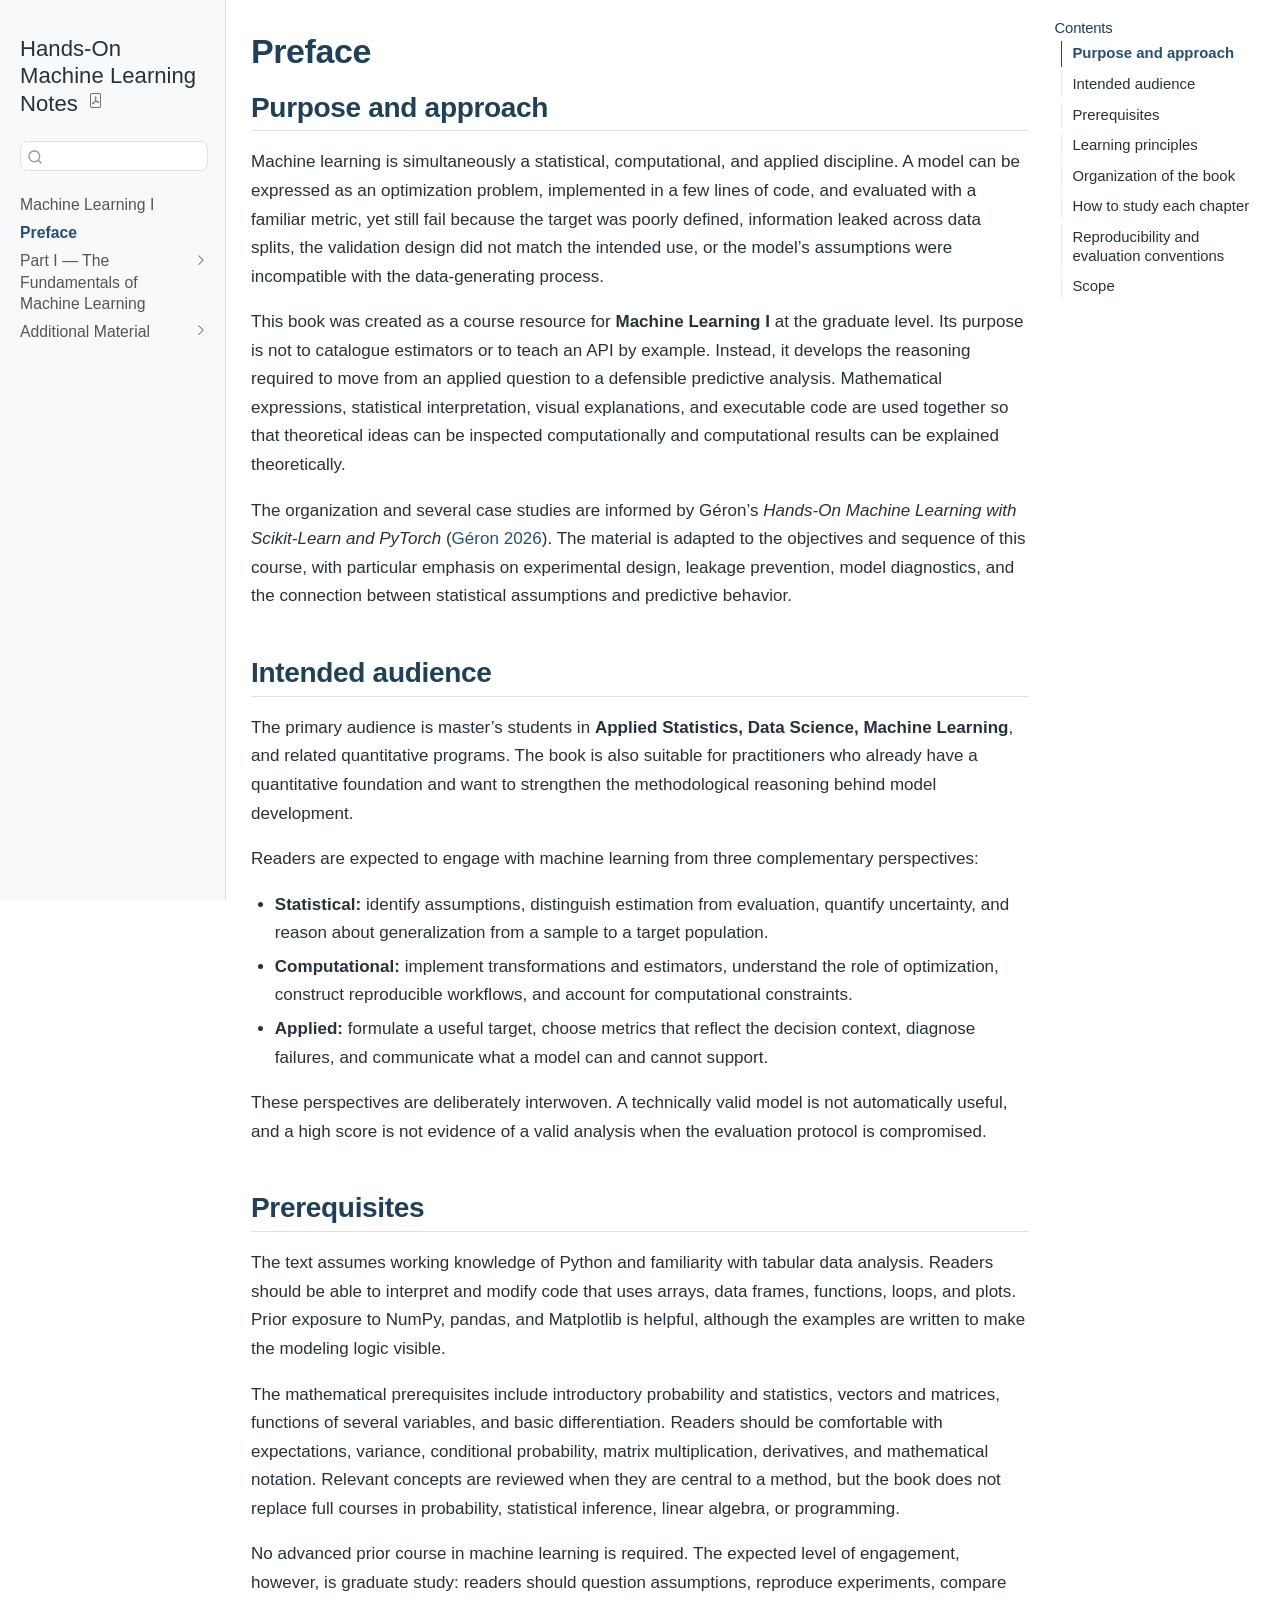
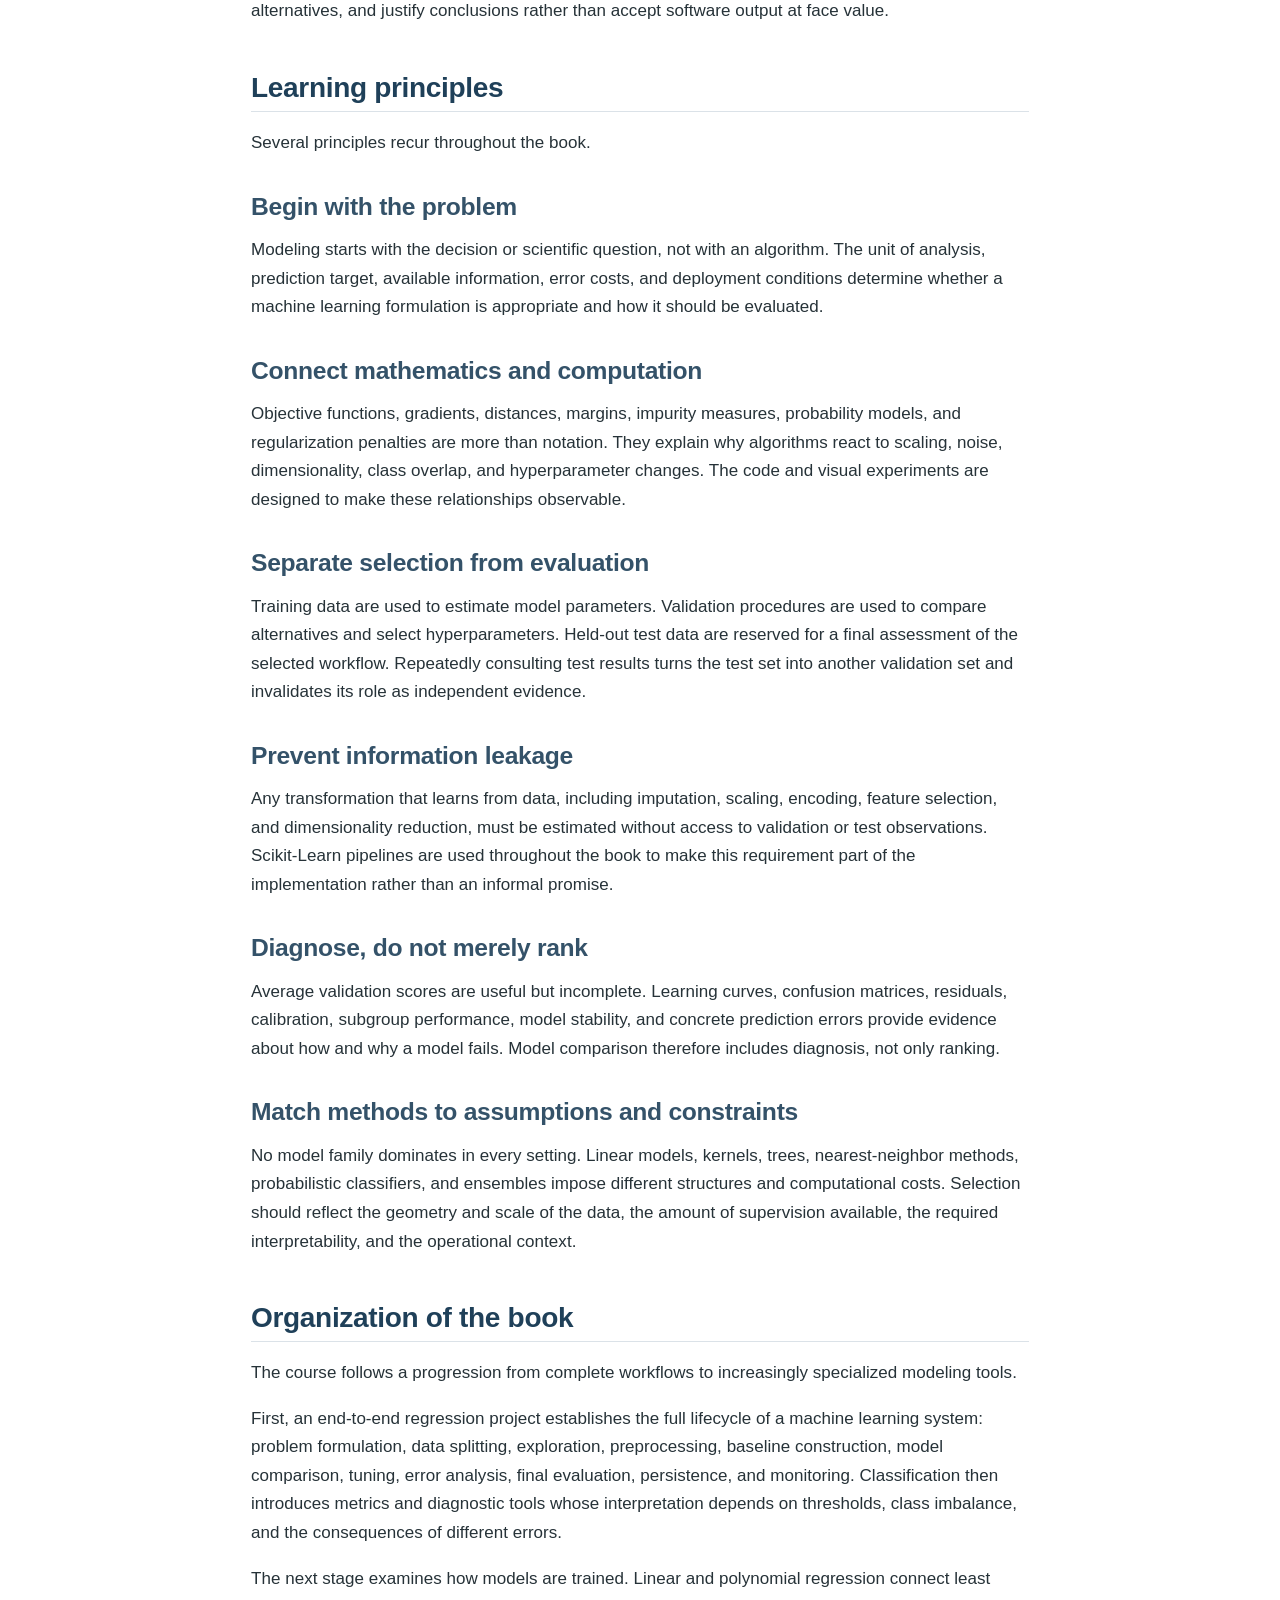
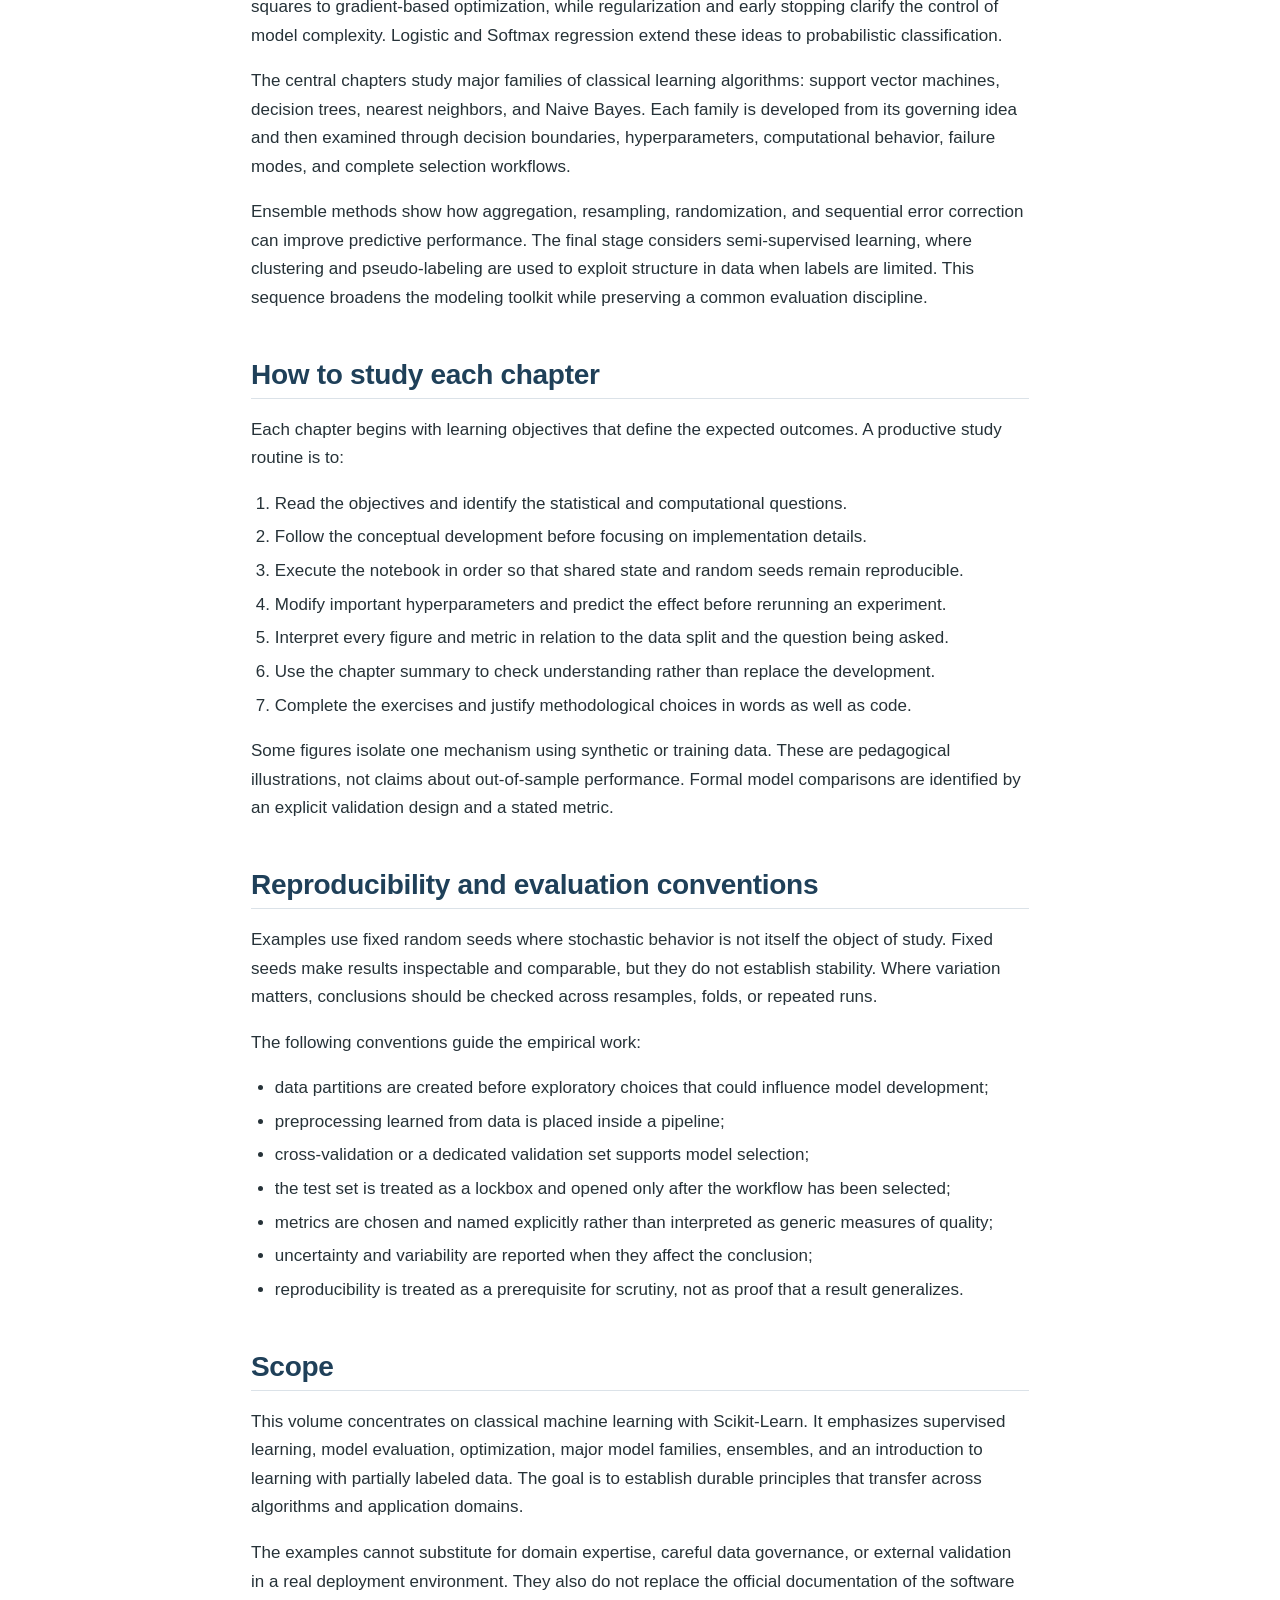
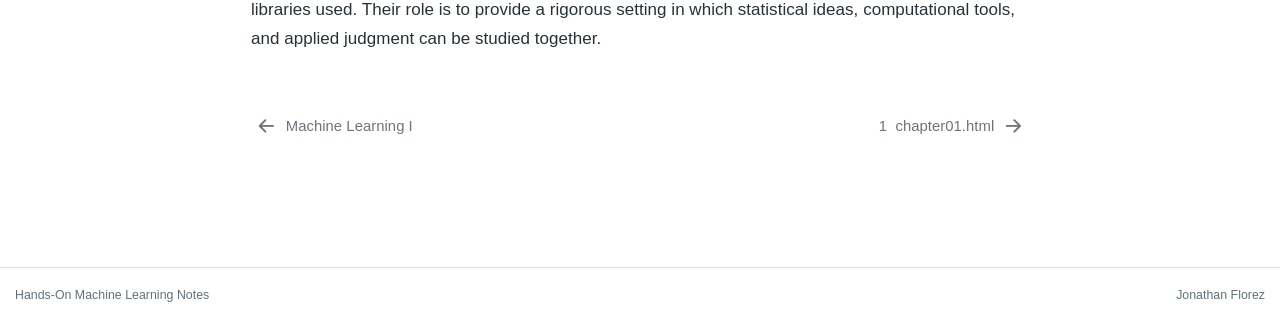
<file: preface.html>
<!DOCTYPE html>
<html xmlns="http://www.w3.org/1999/xhtml" lang="en" xml:lang="en"><head>

<meta charset="utf-8">
<meta name="generator" content="quarto-1.10.18">

<meta name="viewport" content="width=device-width, initial-scale=1.0, user-scalable=yes">

<meta name="description" content="Study notes, mathematical explanations, code walkthroughs, teaching materials, and practical experiments based on Hands-On Machine Learning with Scikit-Learn and PyTorch.">

<title>Preface – Hands-On Machine Learning Notes</title>
<style>
/* Default styles provided by pandoc.
** See https://pandoc.org/MANUAL.html#variables-for-html for config info.
*/
span.smallcaps{font-variant: small-caps;}
div.columns{display: flex; gap: 1.5em;}
div.column{flex: auto;}
@media screen {
div.columns{gap: min(4vw, 1.5em);}
div.column{overflow-x: auto;}
}
div.hanging-indent{margin-left: 1.5em; text-indent: -1.5em;}
ul.task-list{list-style: none;}
ul.task-list li input[type="checkbox"] {
  width: 0.8em;
  margin: 0 0.8em 0.2em -1em; /* quarto-specific, see https://github.com/quarto-dev/quarto-cli/issues/4556 */ 
  vertical-align: middle;
}
/* CSS for citations */
div.csl-bib-body { }
div.csl-entry {
  clear: both;
}
.hanging-indent div.csl-entry {
  margin-left:2em;
  text-indent:-2em;
}
div.csl-left-margin {
  min-width:2em;
  float:left;
}
div.csl-right-inline {
  margin-left:2em;
  padding-left:1em;
}
div.csl-indent {
  margin-left: 2em;
}</style>


<script src="site_libs/quarto-nav/quarto-nav.js"></script>
<script src="site_libs/quarto-nav/headroom.min.js"></script>
<script src="site_libs/clipboard/clipboard.min.js"></script>
<script src="site_libs/quarto-search/autocomplete.umd.js"></script>
<script src="site_libs/quarto-search/fuse.min.js"></script>
<script src="site_libs/quarto-search/quarto-search.js"></script>
<meta name="quarto:offset" content="./">
<link href="./chapters/chapter01.html" rel="next">
<link href="./index.html" rel="prev">
<script src="site_libs/quarto-html/quarto.js" type="module"></script>
<script src="site_libs/quarto-html/tabsets/tabsets.js" type="module"></script>
<script src="site_libs/quarto-html/popper.min.js"></script>
<script src="site_libs/quarto-html/tippy.umd.min.js"></script>
<script src="site_libs/quarto-html/anchor.min.js"></script>
<link href="site_libs/quarto-html/tippy.css" rel="stylesheet">
<link href="site_libs/quarto-html/quarto-syntax-highlighting-3fee61de2b36a07911a09d94e160f21d.css" rel="stylesheet" id="quarto-text-highlighting-styles">
<script src="site_libs/bootstrap/bootstrap.min.js"></script>
<link href="site_libs/bootstrap/bootstrap-icons.css" rel="stylesheet">
<link href="site_libs/bootstrap/bootstrap-11d5da5dd170807488ce70e5f0c90fc1.min.css" rel="stylesheet" append-hash="true" id="quarto-bootstrap" data-mode="light">
<script id="quarto-search-options" type="application/json">{
  "location": "sidebar",
  "copy-button": false,
  "collapse-after": 3,
  "panel-placement": "start",
  "type": "textbox",
  "limit": 20,
  "keyboard-shortcut": [
    "f",
    "/",
    "s"
  ],
  "language": {
    "search-no-results-text": "No results",
    "search-matching-documents-text": "matching documents",
    "search-copy-link-title": "Copy link to search",
    "search-hide-matches-text": "Hide additional matches",
    "search-more-match-text": "more match in this document",
    "search-more-matches-text": "more matches in this document",
    "search-clear-button-title": "Clear",
    "search-text-placeholder": "",
    "search-detached-cancel-button-title": "Cancel",
    "search-submit-button-title": "Submit",
    "search-label": "Search"
  }
}</script>
<style>html{ scroll-behavior: smooth; }</style>


</head>

<body class="nav-sidebar docked quarto-light">

<div id="quarto-search-results"></div>
  <header id="quarto-header" class="headroom fixed-top">
  <nav class="quarto-secondary-nav">
    <div class="container-fluid d-flex">
      <button type="button" class="quarto-btn-toggle btn" data-bs-toggle="collapse" role="button" data-bs-target=".quarto-sidebar-collapse-item" aria-controls="quarto-sidebar" aria-expanded="false" aria-label="Toggle sidebar navigation" onclick="if (window.quartoToggleHeadroom) { window.quartoToggleHeadroom(); }">
        <i class="bi bi-layout-text-sidebar-reverse"></i>
      </button>
        <nav class="quarto-page-breadcrumbs" aria-label="breadcrumb"><ol class="breadcrumb"><li class="breadcrumb-item"><a href="./preface.html">Preface</a></li></ol></nav>
        <a class="flex-grow-1" role="navigation" data-bs-toggle="collapse" data-bs-target=".quarto-sidebar-collapse-item" aria-controls="quarto-sidebar" aria-expanded="false" aria-label="Toggle sidebar navigation" onclick="if (window.quartoToggleHeadroom) { window.quartoToggleHeadroom(); }">      
        </a>
      <button type="button" class="btn quarto-search-button" aria-label="Search" onclick="window.quartoOpenSearch();">
        <i class="bi bi-search"></i>
      </button>
    </div>
  </nav>
</header>
<!-- content -->
<div id="quarto-content" class="quarto-container page-columns page-rows-contents page-layout-article">
<!-- sidebar -->
  <nav id="quarto-sidebar" class="sidebar collapse collapse-horizontal quarto-sidebar-collapse-item sidebar-navigation docked overflow-auto">
    <div class="pt-lg-2 mt-2 text-left sidebar-header">
    <div class="sidebar-title mb-0 py-0">
      <a href="./">Hands-On Machine Learning Notes</a> 
        <div class="sidebar-tools-main">
    <a href="./machine-learning-I.pdf" title="Download PDF" class="quarto-navigation-tool px-1" aria-label="Download PDF"><i class="bi bi-file-pdf"></i></a>
</div>
    </div>
      </div>
        <div class="mt-2 flex-shrink-0 align-items-center">
        <div class="sidebar-search">
        <div id="quarto-search" class="" title="Search"></div>
        </div>
        </div>
    <div class="sidebar-menu-container"> 
    <ul class="list-unstyled mt-1">
        <li class="sidebar-item">
  <div class="sidebar-item-container"> 
  <a href="./index.html" class="sidebar-item-text sidebar-link">
 <span class="menu-text">Machine Learning I</span></a>
  </div>
</li>
        <li class="sidebar-item">
  <div class="sidebar-item-container"> 
  <a href="./preface.html" class="sidebar-item-text sidebar-link active">
 <span class="menu-text">Preface</span></a>
  </div>
</li>
        <li class="sidebar-item sidebar-item-section">
      <div class="sidebar-item-container"> 
            <a class="sidebar-item-text sidebar-link text-start collapsed" data-bs-toggle="collapse" data-bs-target="#quarto-sidebar-section-1" role="navigation" aria-expanded="false">
 <span class="menu-text">Part I — The Fundamentals of Machine Learning</span></a>
          <a class="sidebar-item-toggle text-start collapsed" data-bs-toggle="collapse" data-bs-target="#quarto-sidebar-section-1" role="navigation" aria-expanded="false" aria-label="Toggle section">
            <i class="bi bi-chevron-right ms-2"></i>
          </a> 
      </div>
      <ul id="quarto-sidebar-section-1" class="collapse list-unstyled sidebar-section depth1 ">  
          <li class="sidebar-item">
  <div class="sidebar-item-container"> 
  <a href="./chapters/chapter01.html" class="sidebar-item-text sidebar-link">
 <span class="menu-text"><span class="chapter-number">1</span>&nbsp; <span class="chapter-title">chapter01.html</span></span></a>
  </div>
</li>
          <li class="sidebar-item">
  <div class="sidebar-item-container"> 
  <a href="./chapters/chapter02.html" class="sidebar-item-text sidebar-link">
 <span class="menu-text"><span class="chapter-number">2</span>&nbsp; <span class="chapter-title">Chapter – End-to-End Machine Learning Project</span></span></a>
  </div>
</li>
          <li class="sidebar-item">
  <div class="sidebar-item-container"> 
  <a href="./chapters/chapter03.html" class="sidebar-item-text sidebar-link">
 <span class="menu-text"><span class="chapter-number">3</span>&nbsp; <span class="chapter-title">Chapter – Classification</span></span></a>
  </div>
</li>
          <li class="sidebar-item">
  <div class="sidebar-item-container"> 
  <a href="./chapters/chapter04.html" class="sidebar-item-text sidebar-link">
 <span class="menu-text"><span class="chapter-number">4</span>&nbsp; <span class="chapter-title">Chapter – Training Models</span></span></a>
  </div>
</li>
          <li class="sidebar-item">
  <div class="sidebar-item-container"> 
  <a href="./chapters/chapter05.html" class="sidebar-item-text sidebar-link">
 <span class="menu-text"><span class="chapter-number">5</span>&nbsp; <span class="chapter-title">Chapter – Support Vector Machines</span></span></a>
  </div>
</li>
          <li class="sidebar-item">
  <div class="sidebar-item-container"> 
  <a href="./chapters/chapter06.html" class="sidebar-item-text sidebar-link">
 <span class="menu-text"><span class="chapter-number">6</span>&nbsp; <span class="chapter-title">Chapter – Decision Trees</span></span></a>
  </div>
</li>
          <li class="sidebar-item">
  <div class="sidebar-item-container"> 
  <a href="./chapters/chapter07.html" class="sidebar-item-text sidebar-link">
 <span class="menu-text"><span class="chapter-number">7</span>&nbsp; <span class="chapter-title">Chapter – Nearest Neighbors</span></span></a>
  </div>
</li>
          <li class="sidebar-item">
  <div class="sidebar-item-container"> 
  <a href="./chapters/chapter08.html" class="sidebar-item-text sidebar-link">
 <span class="menu-text"><span class="chapter-number">8</span>&nbsp; <span class="chapter-title">Chapter – Naive Bayes</span></span></a>
  </div>
</li>
          <li class="sidebar-item">
  <div class="sidebar-item-container"> 
  <a href="./chapters/chapter09.html" class="sidebar-item-text sidebar-link">
 <span class="menu-text"><span class="chapter-number">9</span>&nbsp; <span class="chapter-title">Chapter – Ensemble Learning and Random Forests</span></span></a>
  </div>
</li>
          <li class="sidebar-item">
  <div class="sidebar-item-container"> 
  <a href="./chapters/chapter10.html" class="sidebar-item-text sidebar-link">
 <span class="menu-text"><span class="chapter-number">10</span>&nbsp; <span class="chapter-title">Chapter – Semi-Supervised Learning</span></span></a>
  </div>
</li>
      </ul>
  </li>
        <li class="sidebar-item sidebar-item-section">
      <div class="sidebar-item-container"> 
            <a class="sidebar-item-text sidebar-link text-start collapsed" data-bs-toggle="collapse" data-bs-target="#quarto-sidebar-section-2" role="navigation" aria-expanded="false">
 <span class="menu-text">Additional Material</span></a>
          <a class="sidebar-item-toggle text-start collapsed" data-bs-toggle="collapse" data-bs-target="#quarto-sidebar-section-2" role="navigation" aria-expanded="false" aria-label="Toggle section">
            <i class="bi bi-chevron-right ms-2"></i>
          </a> 
      </div>
      <ul id="quarto-sidebar-section-2" class="collapse list-unstyled sidebar-section depth1 ">  
          <li class="sidebar-item">
  <div class="sidebar-item-container"> 
  <a href="./appendix.html" class="sidebar-item-text sidebar-link">
 <span class="menu-text"><span class="chapter-number">11</span>&nbsp; <span class="chapter-title">Summary</span></span></a>
  </div>
</li>
          <li class="sidebar-item">
  <div class="sidebar-item-container"> 
  <a href="./references.html" class="sidebar-item-text sidebar-link">
 <span class="menu-text">References</span></a>
  </div>
</li>
      </ul>
  </li>
    </ul>
    </div>
</nav>
<div id="quarto-sidebar-glass" class="quarto-sidebar-collapse-item" data-bs-toggle="collapse" data-bs-target=".quarto-sidebar-collapse-item"></div>
<!-- margin-sidebar -->
    <div id="quarto-margin-sidebar" class="sidebar margin-sidebar">
        <nav id="TOC" role="doc-toc" class="toc-active">
    <h2 id="toc-title">Contents</h2>
   
  <ul>
  <li><a href="#purpose-and-approach" id="toc-purpose-and-approach" class="nav-link active" data-scroll-target="#purpose-and-approach">Purpose and approach</a></li>
  <li><a href="#intended-audience" id="toc-intended-audience" class="nav-link" data-scroll-target="#intended-audience">Intended audience</a></li>
  <li><a href="#prerequisites" id="toc-prerequisites" class="nav-link" data-scroll-target="#prerequisites">Prerequisites</a></li>
  <li><a href="#learning-principles" id="toc-learning-principles" class="nav-link" data-scroll-target="#learning-principles">Learning principles</a>
  <ul class="collapse">
  <li><a href="#begin-with-the-problem" id="toc-begin-with-the-problem" class="nav-link" data-scroll-target="#begin-with-the-problem">Begin with the problem</a></li>
  <li><a href="#connect-mathematics-and-computation" id="toc-connect-mathematics-and-computation" class="nav-link" data-scroll-target="#connect-mathematics-and-computation">Connect mathematics and computation</a></li>
  <li><a href="#separate-selection-from-evaluation" id="toc-separate-selection-from-evaluation" class="nav-link" data-scroll-target="#separate-selection-from-evaluation">Separate selection from evaluation</a></li>
  <li><a href="#prevent-information-leakage" id="toc-prevent-information-leakage" class="nav-link" data-scroll-target="#prevent-information-leakage">Prevent information leakage</a></li>
  <li><a href="#diagnose-do-not-merely-rank" id="toc-diagnose-do-not-merely-rank" class="nav-link" data-scroll-target="#diagnose-do-not-merely-rank">Diagnose, do not merely rank</a></li>
  <li><a href="#match-methods-to-assumptions-and-constraints" id="toc-match-methods-to-assumptions-and-constraints" class="nav-link" data-scroll-target="#match-methods-to-assumptions-and-constraints">Match methods to assumptions and constraints</a></li>
  </ul></li>
  <li><a href="#organization-of-the-book" id="toc-organization-of-the-book" class="nav-link" data-scroll-target="#organization-of-the-book">Organization of the book</a></li>
  <li><a href="#how-to-study-each-chapter" id="toc-how-to-study-each-chapter" class="nav-link" data-scroll-target="#how-to-study-each-chapter">How to study each chapter</a></li>
  <li><a href="#reproducibility-and-evaluation-conventions" id="toc-reproducibility-and-evaluation-conventions" class="nav-link" data-scroll-target="#reproducibility-and-evaluation-conventions">Reproducibility and evaluation conventions</a></li>
  <li><a href="#scope" id="toc-scope" class="nav-link" data-scroll-target="#scope">Scope</a></li>
  </ul>
</nav>
    </div>
<!-- main -->
<main class="content" id="quarto-document-content">

<header id="title-block-header" class="quarto-title-block default">
<div class="quarto-title">
<h1 class="title">Preface</h1>
</div>



<div class="quarto-title-meta">

    
  
    
  </div>
  


</header>


<section id="purpose-and-approach" class="level2">
<h2 class="anchored" data-anchor-id="purpose-and-approach">Purpose and approach</h2>
<p>Machine learning is simultaneously a statistical, computational, and applied discipline. A model can be expressed as an optimization problem, implemented in a few lines of code, and evaluated with a familiar metric, yet still fail because the target was poorly defined, information leaked across data splits, the validation design did not match the intended use, or the model’s assumptions were incompatible with the data-generating process.</p>
<p>This book was created as a course resource for <strong>Machine Learning I</strong> at the graduate level. Its purpose is not to catalogue estimators or to teach an API by example. Instead, it develops the reasoning required to move from an applied question to a defensible predictive analysis. Mathematical expressions, statistical interpretation, visual explanations, and executable code are used together so that theoretical ideas can be inspected computationally and computational results can be explained theoretically.</p>
<p>The organization and several case studies are informed by Géron’s <em>Hands-On Machine Learning with Scikit-Learn and PyTorch</em> <span class="citation" data-cites="geron2026homl">(<a href="references.html#ref-geron2026homl" role="doc-biblioref">Géron 2026</a>)</span>. The material is adapted to the objectives and sequence of this course, with particular emphasis on experimental design, leakage prevention, model diagnostics, and the connection between statistical assumptions and predictive behavior.</p>
</section>
<section id="intended-audience" class="level2">
<h2 class="anchored" data-anchor-id="intended-audience">Intended audience</h2>
<p>The primary audience is master’s students in <strong>Applied Statistics, Data Science, Machine Learning</strong>, and related quantitative programs. The book is also suitable for practitioners who already have a quantitative foundation and want to strengthen the methodological reasoning behind model development.</p>
<p>Readers are expected to engage with machine learning from three complementary perspectives:</p>
<ul>
<li><strong>Statistical:</strong> identify assumptions, distinguish estimation from evaluation, quantify uncertainty, and reason about generalization from a sample to a target population.</li>
<li><strong>Computational:</strong> implement transformations and estimators, understand the role of optimization, construct reproducible workflows, and account for computational constraints.</li>
<li><strong>Applied:</strong> formulate a useful target, choose metrics that reflect the decision context, diagnose failures, and communicate what a model can and cannot support.</li>
</ul>
<p>These perspectives are deliberately interwoven. A technically valid model is not automatically useful, and a high score is not evidence of a valid analysis when the evaluation protocol is compromised.</p>
</section>
<section id="prerequisites" class="level2">
<h2 class="anchored" data-anchor-id="prerequisites">Prerequisites</h2>
<p>The text assumes working knowledge of Python and familiarity with tabular data analysis. Readers should be able to interpret and modify code that uses arrays, data frames, functions, loops, and plots. Prior exposure to NumPy, pandas, and Matplotlib is helpful, although the examples are written to make the modeling logic visible.</p>
<p>The mathematical prerequisites include introductory probability and statistics, vectors and matrices, functions of several variables, and basic differentiation. Readers should be comfortable with expectations, variance, conditional probability, matrix multiplication, derivatives, and mathematical notation. Relevant concepts are reviewed when they are central to a method, but the book does not replace full courses in probability, statistical inference, linear algebra, or programming.</p>
<p>No advanced prior course in machine learning is required. The expected level of engagement, however, is graduate study: readers should question assumptions, reproduce experiments, compare alternatives, and justify conclusions rather than accept software output at face value.</p>
</section>
<section id="learning-principles" class="level2">
<h2 class="anchored" data-anchor-id="learning-principles">Learning principles</h2>
<p>Several principles recur throughout the book.</p>
<section id="begin-with-the-problem" class="level3">
<h3 class="anchored" data-anchor-id="begin-with-the-problem">Begin with the problem</h3>
<p>Modeling starts with the decision or scientific question, not with an algorithm. The unit of analysis, prediction target, available information, error costs, and deployment conditions determine whether a machine learning formulation is appropriate and how it should be evaluated.</p>
</section>
<section id="connect-mathematics-and-computation" class="level3">
<h3 class="anchored" data-anchor-id="connect-mathematics-and-computation">Connect mathematics and computation</h3>
<p>Objective functions, gradients, distances, margins, impurity measures, probability models, and regularization penalties are more than notation. They explain why algorithms react to scaling, noise, dimensionality, class overlap, and hyperparameter changes. The code and visual experiments are designed to make these relationships observable.</p>
</section>
<section id="separate-selection-from-evaluation" class="level3">
<h3 class="anchored" data-anchor-id="separate-selection-from-evaluation">Separate selection from evaluation</h3>
<p>Training data are used to estimate model parameters. Validation procedures are used to compare alternatives and select hyperparameters. Held-out test data are reserved for a final assessment of the selected workflow. Repeatedly consulting test results turns the test set into another validation set and invalidates its role as independent evidence.</p>
</section>
<section id="prevent-information-leakage" class="level3">
<h3 class="anchored" data-anchor-id="prevent-information-leakage">Prevent information leakage</h3>
<p>Any transformation that learns from data, including imputation, scaling, encoding, feature selection, and dimensionality reduction, must be estimated without access to validation or test observations. Scikit-Learn pipelines are used throughout the book to make this requirement part of the implementation rather than an informal promise.</p>
</section>
<section id="diagnose-do-not-merely-rank" class="level3">
<h3 class="anchored" data-anchor-id="diagnose-do-not-merely-rank">Diagnose, do not merely rank</h3>
<p>Average validation scores are useful but incomplete. Learning curves, confusion matrices, residuals, calibration, subgroup performance, model stability, and concrete prediction errors provide evidence about how and why a model fails. Model comparison therefore includes diagnosis, not only ranking.</p>
</section>
<section id="match-methods-to-assumptions-and-constraints" class="level3">
<h3 class="anchored" data-anchor-id="match-methods-to-assumptions-and-constraints">Match methods to assumptions and constraints</h3>
<p>No model family dominates in every setting. Linear models, kernels, trees, nearest-neighbor methods, probabilistic classifiers, and ensembles impose different structures and computational costs. Selection should reflect the geometry and scale of the data, the amount of supervision available, the required interpretability, and the operational context.</p>
</section>
</section>
<section id="organization-of-the-book" class="level2">
<h2 class="anchored" data-anchor-id="organization-of-the-book">Organization of the book</h2>
<p>The course follows a progression from complete workflows to increasingly specialized modeling tools.</p>
<p>First, an end-to-end regression project establishes the full lifecycle of a machine learning system: problem formulation, data splitting, exploration, preprocessing, baseline construction, model comparison, tuning, error analysis, final evaluation, persistence, and monitoring. Classification then introduces metrics and diagnostic tools whose interpretation depends on thresholds, class imbalance, and the consequences of different errors.</p>
<p>The next stage examines how models are trained. Linear and polynomial regression connect least squares to gradient-based optimization, while regularization and early stopping clarify the control of model complexity. Logistic and Softmax regression extend these ideas to probabilistic classification.</p>
<p>The central chapters study major families of classical learning algorithms: support vector machines, decision trees, nearest neighbors, and Naive Bayes. Each family is developed from its governing idea and then examined through decision boundaries, hyperparameters, computational behavior, failure modes, and complete selection workflows.</p>
<p>Ensemble methods show how aggregation, resampling, randomization, and sequential error correction can improve predictive performance. The final stage considers semi-supervised learning, where clustering and pseudo-labeling are used to exploit structure in data when labels are limited. This sequence broadens the modeling toolkit while preserving a common evaluation discipline.</p>
</section>
<section id="how-to-study-each-chapter" class="level2">
<h2 class="anchored" data-anchor-id="how-to-study-each-chapter">How to study each chapter</h2>
<p>Each chapter begins with learning objectives that define the expected outcomes. A productive study routine is to:</p>
<ol type="1">
<li>Read the objectives and identify the statistical and computational questions.</li>
<li>Follow the conceptual development before focusing on implementation details.</li>
<li>Execute the notebook in order so that shared state and random seeds remain reproducible.</li>
<li>Modify important hyperparameters and predict the effect before rerunning an experiment.</li>
<li>Interpret every figure and metric in relation to the data split and the question being asked.</li>
<li>Use the chapter summary to check understanding rather than replace the development.</li>
<li>Complete the exercises and justify methodological choices in words as well as code.</li>
</ol>
<p>Some figures isolate one mechanism using synthetic or training data. These are pedagogical illustrations, not claims about out-of-sample performance. Formal model comparisons are identified by an explicit validation design and a stated metric.</p>
</section>
<section id="reproducibility-and-evaluation-conventions" class="level2">
<h2 class="anchored" data-anchor-id="reproducibility-and-evaluation-conventions">Reproducibility and evaluation conventions</h2>
<p>Examples use fixed random seeds where stochastic behavior is not itself the object of study. Fixed seeds make results inspectable and comparable, but they do not establish stability. Where variation matters, conclusions should be checked across resamples, folds, or repeated runs.</p>
<p>The following conventions guide the empirical work:</p>
<ul>
<li>data partitions are created before exploratory choices that could influence model development;</li>
<li>preprocessing learned from data is placed inside a pipeline;</li>
<li>cross-validation or a dedicated validation set supports model selection;</li>
<li>the test set is treated as a lockbox and opened only after the workflow has been selected;</li>
<li>metrics are chosen and named explicitly rather than interpreted as generic measures of quality;</li>
<li>uncertainty and variability are reported when they affect the conclusion;</li>
<li>reproducibility is treated as a prerequisite for scrutiny, not as proof that a result generalizes.</li>
</ul>
</section>
<section id="scope" class="level2">
<h2 class="anchored" data-anchor-id="scope">Scope</h2>
<p>This volume concentrates on classical machine learning with Scikit-Learn. It emphasizes supervised learning, model evaluation, optimization, major model families, ensembles, and an introduction to learning with partially labeled data. The goal is to establish durable principles that transfer across algorithms and application domains.</p>
<p>The examples cannot substitute for domain expertise, careful data governance, or external validation in a real deployment environment. They also do not replace the official documentation of the software libraries used. Their role is to provide a rigorous setting in which statistical ideas, computational tools, and applied judgment can be studied together.</p>


<div id="refs" class="references csl-bib-body hanging-indent" role="list" style="display: none">
<div id="ref-geron2026homl" class="csl-entry" role="listitem">
Géron, Aurélien. 2026. <em>Hands-on Machine Learning with Scikit-Learn and PyTorch</em>. O’Reilly Media.
</div>
</div>
</section>

</main> <!-- /main -->
<script id="quarto-html-after-body" type="application/javascript">
  window.document.addEventListener("DOMContentLoaded", function (event) {
    const icon = "";
    const anchorJS = new window.AnchorJS();
    anchorJS.options = {
      placement: 'right',
      icon: icon
    };
    anchorJS.add('.anchored');
    const isCodeAnnotation = (el) => {
      for (const clz of el.classList) {
        if (clz.startsWith('code-annotation-')) {                     
          return true;
        }
      }
      return false;
    }
    const onCopySuccess = function(e) {
      // button target
      const button = e.trigger;
      // don't keep focus
      button.blur();
      // flash "checked"
      button.classList.add('code-copy-button-checked');
      var currentTitle = button.getAttribute("title");
      button.setAttribute("title", "Copied!");
      let tooltip;
      if (window.bootstrap) {
        button.setAttribute("data-bs-toggle", "tooltip");
        button.setAttribute("data-bs-placement", "left");
        button.setAttribute("data-bs-title", "Copied!");
        tooltip = new bootstrap.Tooltip(button, 
          { trigger: "manual", 
            customClass: "code-copy-button-tooltip",
            offset: [0, -8]});
        tooltip.show();    
      }
      setTimeout(function() {
        if (tooltip) {
          tooltip.hide();
          button.removeAttribute("data-bs-title");
          button.removeAttribute("data-bs-toggle");
          button.removeAttribute("data-bs-placement");
        }
        button.setAttribute("title", currentTitle);
        button.classList.remove('code-copy-button-checked');
      }, 1000);
      // clear code selection
      e.clearSelection();
    }
    const getTextToCopy = function(trigger) {
      const outerScaffold = trigger.parentElement.cloneNode(true);
      const codeEl = outerScaffold.querySelector('code');
      for (const childEl of codeEl.children) {
        if (isCodeAnnotation(childEl)) {
          childEl.remove();
        }
      }
      return codeEl.innerText;
    }
    const clipboard = new window.ClipboardJS('.code-copy-button:not([data-in-quarto-modal])', {
      text: getTextToCopy
    });
    clipboard.on('success', onCopySuccess);
    if (window.document.getElementById('quarto-embedded-source-code-modal')) {
      const clipboardModal = new window.ClipboardJS('.code-copy-button[data-in-quarto-modal]', {
        text: getTextToCopy,
        container: window.document.getElementById('quarto-embedded-source-code-modal')
      });
      clipboardModal.on('success', onCopySuccess);
    }
      var localhostRegex = new RegExp(/^(?:http|https):\/\/localhost\:?[0-9]*\//);
      var mailtoRegex = new RegExp(/^mailto:/);
        var filterRegex = new RegExp('/' + window.location.host + '/');
      var isInternal = (href) => {
          return filterRegex.test(href) || localhostRegex.test(href) || mailtoRegex.test(href);
      }
      // Inspect non-navigation links and adorn them if external
     var links = window.document.querySelectorAll('a[href]:not(.nav-link):not(.navbar-brand):not(.toc-action):not(.sidebar-link):not(.sidebar-item-toggle):not(.pagination-link):not(.no-external):not([aria-hidden]):not(.dropdown-item):not(.quarto-navigation-tool):not(.about-link)');
      for (var i=0; i<links.length; i++) {
        const link = links[i];
        if (!isInternal(link.href)) {
          // undo the damage that might have been done by quarto-nav.js in the case of
          // links that we want to consider external
          if (link.dataset.originalHref !== undefined) {
            link.href = link.dataset.originalHref;
          }
            // target, if specified
            link.setAttribute("target", "_blank");
            if (link.getAttribute("rel") === null) {
              link.setAttribute("rel", "noopener");
            }
        }
      }
    function tippyHover(el, contentFn, onTriggerFn, onUntriggerFn) {
      const config = {
        allowHTML: true,
        maxWidth: 500,
        delay: 100,
        arrow: false,
        appendTo: function(el) {
            return el.parentElement;
        },
        interactive: true,
        interactiveBorder: 10,
        theme: 'quarto',
        placement: 'bottom-start',
      };
      if (contentFn) {
        config.content = contentFn;
      }
      if (onTriggerFn) {
        config.onTrigger = onTriggerFn;
      }
      if (onUntriggerFn) {
        config.onUntrigger = onUntriggerFn;
      }
      window.tippy(el, config); 
    }
    const noterefs = window.document.querySelectorAll('a[role="doc-noteref"]');
    for (var i=0; i<noterefs.length; i++) {
      const ref = noterefs[i];
      tippyHover(ref, function() {
        // use id or data attribute instead here
        let href = ref.getAttribute('data-footnote-href') || ref.getAttribute('href');
        try { href = new URL(href).hash; } catch {}
        const id = href.replace(/^#\/?/, "");
        const note = window.document.getElementById(id);
        if (note) {
          return note.innerHTML;
        } else {
          return "";
        }
      });
    }
    const xrefs = window.document.querySelectorAll('a.quarto-xref');
    const processXRef = (id, note) => {
      // Strip column container classes
      const stripColumnClz = (el) => {
        el.classList.remove("page-full", "page-columns");
        if (el.children) {
          for (const child of el.children) {
            stripColumnClz(child);
          }
        }
      }
      stripColumnClz(note)
      if (id === null || id.startsWith('sec-')) {
        // Special case sections, only their first couple elements
        const container = document.createElement("div");
        if (note.children && note.children.length > 2) {
          container.appendChild(note.children[0].cloneNode(true));
          for (let i = 1; i < note.children.length; i++) {
            const child = note.children[i];
            if (child.tagName === "P" && child.innerText === "") {
              continue;
            } else {
              container.appendChild(child.cloneNode(true));
              break;
            }
          }
          if (window.Quarto?.typesetMath) {
            window.Quarto.typesetMath(container);
          }
          return container.innerHTML
        } else {
          if (window.Quarto?.typesetMath) {
            window.Quarto.typesetMath(note);
          }
          return note.innerHTML;
        }
      } else {
        // Remove any anchor links if they are present
        const anchorLink = note.querySelector('a.anchorjs-link');
        if (anchorLink) {
          anchorLink.remove();
        }
        if (window.Quarto?.typesetMath) {
          window.Quarto.typesetMath(note);
        }
        if (note.classList.contains("callout")) {
          return note.outerHTML;
        } else {
          return note.innerHTML;
        }
      }
    }
    for (var i=0; i<xrefs.length; i++) {
      const xref = xrefs[i];
      tippyHover(xref, undefined, function(instance) {
        instance.disable();
        let url = xref.getAttribute('href');
        let hash = undefined; 
        if (url.startsWith('#')) {
          hash = url;
        } else {
          try { hash = new URL(url).hash; } catch {}
        }
        if (hash) {
          const id = hash.replace(/^#\/?/, "");
          const note = window.document.getElementById(id);
          if (note !== null) {
            try {
              const html = processXRef(id, note.cloneNode(true));
              instance.setContent(html);
            } finally {
              instance.enable();
              instance.show();
            }
          } else {
            // See if we can fetch this
            fetch(url.split('#')[0])
            .then(res => res.text())
            .then(html => {
              const parser = new DOMParser();
              const htmlDoc = parser.parseFromString(html, "text/html");
              const note = htmlDoc.getElementById(id);
              if (note !== null) {
                const html = processXRef(id, note);
                instance.setContent(html);
              } 
            }).finally(() => {
              instance.enable();
              instance.show();
            });
          }
        } else {
          // See if we can fetch a full url (with no hash to target)
          // This is a special case and we should probably do some content thinning / targeting
          fetch(url)
          .then(res => res.text())
          .then(html => {
            const parser = new DOMParser();
            const htmlDoc = parser.parseFromString(html, "text/html");
            const note = htmlDoc.querySelector('main.content');
            if (note !== null) {
              // This should only happen for chapter cross references
              // (since there is no id in the URL)
              // remove the first header
              if (note.children.length > 0 && note.children[0].tagName === "HEADER") {
                note.children[0].remove();
              }
              const html = processXRef(null, note);
              instance.setContent(html);
            } 
          }).finally(() => {
            instance.enable();
            instance.show();
          });
        }
      }, function(instance) {
      });
    }
        let selectedAnnoteEl;
        const selectorForAnnotation = ( cell, annotation) => {
          let cellAttr = 'data-code-cell="' + cell + '"';
          let lineAttr = 'data-code-annotation="' +  annotation + '"';
          const selector = 'span[' + cellAttr + '][' + lineAttr + ']';
          return selector;
        }
        const selectCodeLines = (annoteEl) => {
          const doc = window.document;
          const targetCell = annoteEl.getAttribute("data-target-cell");
          const targetAnnotation = annoteEl.getAttribute("data-target-annotation");
          const annoteSpan = window.document.querySelector(selectorForAnnotation(targetCell, targetAnnotation));
          const lines = annoteSpan.getAttribute("data-code-lines").split(",");
          const lineIds = lines.map((line) => {
            return targetCell + "-" + line;
          })
          let top = null;
          let height = null;
          let parent = null;
          if (lineIds.length > 0) {
              //compute the position of the single el (top and bottom and make a div)
              const el = window.document.getElementById(lineIds[0]);
              top = el.offsetTop;
              height = el.offsetHeight;
              parent = el.parentElement.parentElement;
            if (lineIds.length > 1) {
              const lastEl = window.document.getElementById(lineIds[lineIds.length - 1]);
              const bottom = lastEl.offsetTop + lastEl.offsetHeight;
              height = bottom - top;
            }
            if (top !== null && height !== null && parent !== null) {
              // cook up a div (if necessary) and position it 
              let div = window.document.getElementById("code-annotation-line-highlight");
              if (div === null) {
                div = window.document.createElement("div");
                div.setAttribute("id", "code-annotation-line-highlight");
                div.style.position = 'absolute';
                parent.appendChild(div);
              }
              div.style.top = top - 2 + "px";
              div.style.height = height + 4 + "px";
              div.style.left = 0;
              let gutterDiv = window.document.getElementById("code-annotation-line-highlight-gutter");
              if (gutterDiv === null) {
                gutterDiv = window.document.createElement("div");
                gutterDiv.setAttribute("id", "code-annotation-line-highlight-gutter");
                gutterDiv.style.position = 'absolute';
                const codeCell = window.document.getElementById(targetCell);
                const gutter = codeCell.querySelector('.code-annotation-gutter');
                gutter.appendChild(gutterDiv);
              }
              gutterDiv.style.top = top - 2 + "px";
              gutterDiv.style.height = height + 4 + "px";
            }
            selectedAnnoteEl = annoteEl;
          }
        };
        const unselectCodeLines = () => {
          const elementsIds = ["code-annotation-line-highlight", "code-annotation-line-highlight-gutter"];
          elementsIds.forEach((elId) => {
            const div = window.document.getElementById(elId);
            if (div) {
              div.remove();
            }
          });
          selectedAnnoteEl = undefined;
        };
          // Handle positioning of the toggle
      window.addEventListener(
        "resize",
        throttle(() => {
          elRect = undefined;
          if (selectedAnnoteEl) {
            selectCodeLines(selectedAnnoteEl);
          }
        }, 10)
      );
      function throttle(fn, ms) {
      let throttle = false;
      let timer;
        return (...args) => {
          if(!throttle) { // first call gets through
              fn.apply(this, args);
              throttle = true;
          } else { // all the others get throttled
              if(timer) clearTimeout(timer); // cancel #2
              timer = setTimeout(() => {
                fn.apply(this, args);
                timer = throttle = false;
              }, ms);
          }
        };
      }
        // Attach click handler to the DT
        const annoteDls = window.document.querySelectorAll('dt[data-target-cell]');
        for (const annoteDlNode of annoteDls) {
          annoteDlNode.addEventListener('click', (event) => {
            const clickedEl = event.target;
            if (clickedEl !== selectedAnnoteEl) {
              unselectCodeLines();
              const activeEl = window.document.querySelector('dt[data-target-cell].code-annotation-active');
              if (activeEl) {
                activeEl.classList.remove('code-annotation-active');
              }
              selectCodeLines(clickedEl);
              clickedEl.classList.add('code-annotation-active');
            } else {
              // Unselect the line
              unselectCodeLines();
              clickedEl.classList.remove('code-annotation-active');
            }
          });
        }
    const findCites = (el) => {
      const parentEl = el.parentElement;
      if (parentEl) {
        const cites = parentEl.dataset.cites;
        if (cites) {
          return {
            el,
            cites: cites.split(' ')
          };
        } else {
          return findCites(el.parentElement)
        }
      } else {
        return undefined;
      }
    };
    var bibliorefs = window.document.querySelectorAll('a[role="doc-biblioref"]');
    for (var i=0; i<bibliorefs.length; i++) {
      const ref = bibliorefs[i];
      const citeInfo = findCites(ref);
      if (citeInfo) {
        tippyHover(citeInfo.el, function() {
          var popup = window.document.createElement('div');
          citeInfo.cites.forEach(function(cite) {
            var citeDiv = window.document.createElement('div');
            citeDiv.classList.add('hanging-indent');
            citeDiv.classList.add('csl-entry');
            var biblioDiv = window.document.getElementById('ref-' + cite);
            if (biblioDiv) {
              citeDiv.innerHTML = biblioDiv.innerHTML;
            }
            popup.appendChild(citeDiv);
          });
          return popup.innerHTML;
        });
      }
    }
  });
  </script>
<nav class="page-navigation">
  <div class="nav-page nav-page-previous">
      <a href="./index.html" class="pagination-link" aria-label="Machine Learning I">
        <i class="bi bi-arrow-left-short"></i> <span class="nav-page-text">Machine Learning I</span>
      </a>          
  </div>
  <div class="nav-page nav-page-next">
      <a href="./chapters/chapter01.html" class="pagination-link" aria-label="chapter01.html">
        <span class="nav-page-text"><span class="chapter-number">1</span>&nbsp; <span class="chapter-title">chapter01.html</span></span> <i class="bi bi-arrow-right-short"></i>
      </a>
  </div>
</nav>
</div> <!-- /content -->
<footer class="footer">
  <div class="nav-footer">
    <div class="nav-footer-left">
<p>Hands-On Machine Learning Notes</p>
</div>   
    <div class="nav-footer-center">
      &nbsp;
    </div>
    <div class="nav-footer-right">
<p>Jonathan Florez</p>
</div>
  </div>
</footer>




<script src="site_libs/quarto-html/zenscroll-min.js"></script>
</body></html>
</file>
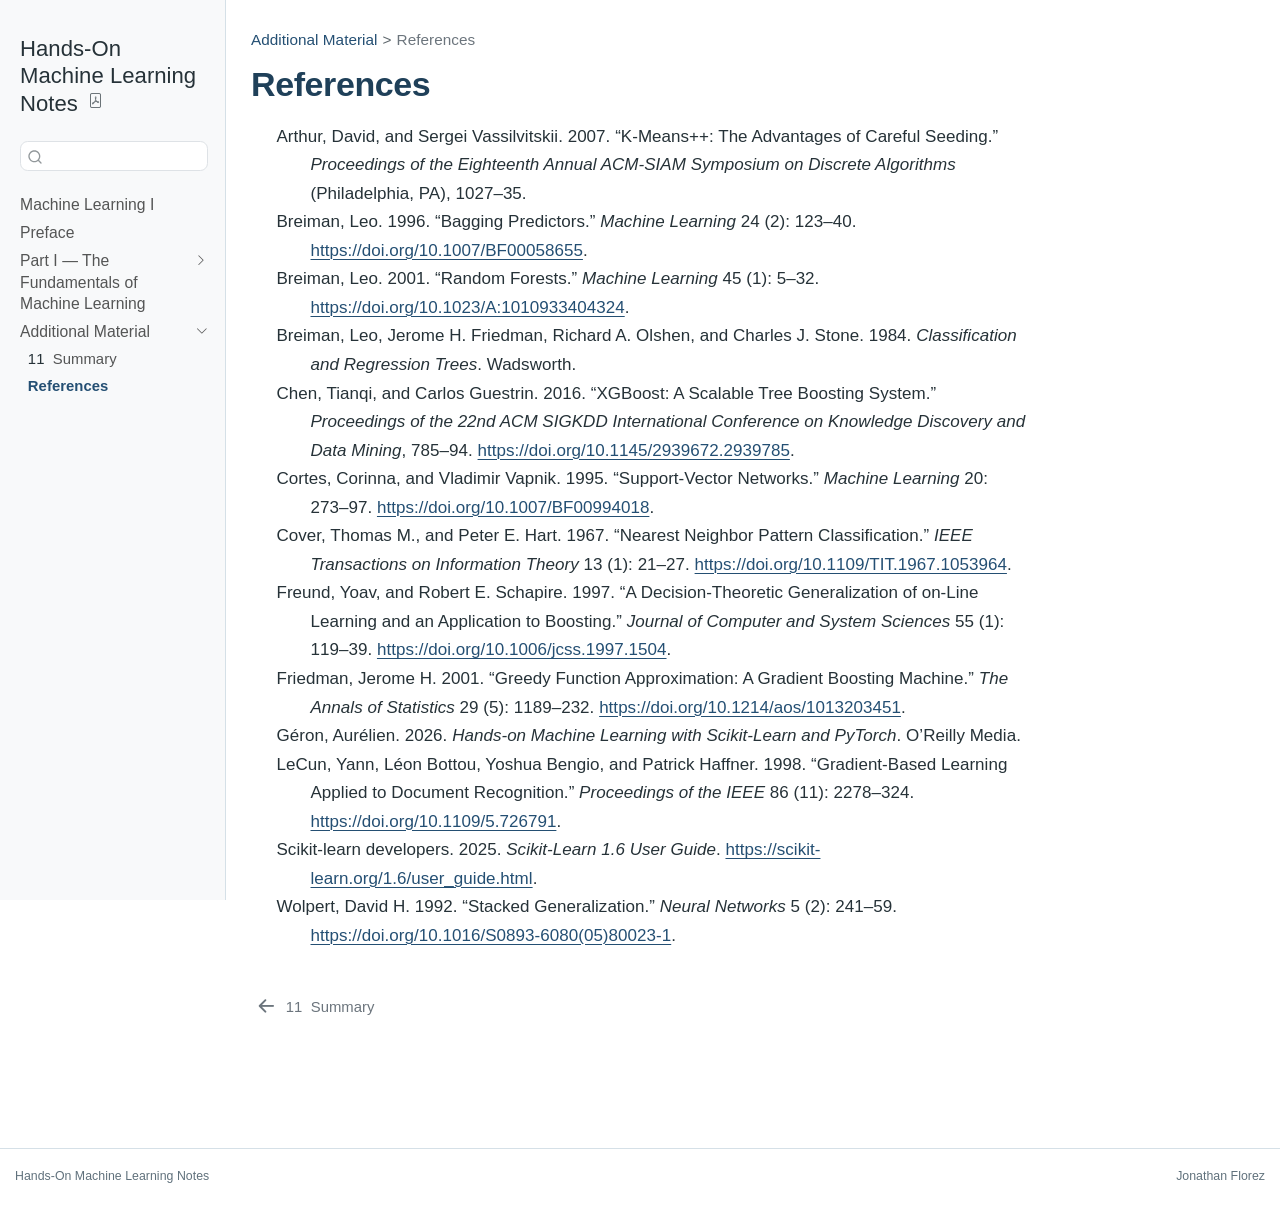
<file: references.html>
<!DOCTYPE html>
<html xmlns="http://www.w3.org/1999/xhtml" lang="en" xml:lang="en"><head>

<meta charset="utf-8">
<meta name="generator" content="quarto-1.10.18">

<meta name="viewport" content="width=device-width, initial-scale=1.0, user-scalable=yes">

<meta name="description" content="Study notes, mathematical explanations, code walkthroughs, teaching materials, and practical experiments based on Hands-On Machine Learning with Scikit-Learn and PyTorch.">

<title>References – Hands-On Machine Learning Notes</title>
<style>
/* Default styles provided by pandoc.
** See https://pandoc.org/MANUAL.html#variables-for-html for config info.
*/
span.smallcaps{font-variant: small-caps;}
div.columns{display: flex; gap: 1.5em;}
div.column{flex: auto;}
@media screen {
div.columns{gap: min(4vw, 1.5em);}
div.column{overflow-x: auto;}
}
div.hanging-indent{margin-left: 1.5em; text-indent: -1.5em;}
ul.task-list{list-style: none;}
ul.task-list li input[type="checkbox"] {
  width: 0.8em;
  margin: 0 0.8em 0.2em -1em; /* quarto-specific, see https://github.com/quarto-dev/quarto-cli/issues/4556 */ 
  vertical-align: middle;
}
/* CSS for citations */
div.csl-bib-body { }
div.csl-entry {
  clear: both;
}
.hanging-indent div.csl-entry {
  margin-left:2em;
  text-indent:-2em;
}
div.csl-left-margin {
  min-width:2em;
  float:left;
}
div.csl-right-inline {
  margin-left:2em;
  padding-left:1em;
}
div.csl-indent {
  margin-left: 2em;
}</style>


<script src="site_libs/quarto-nav/quarto-nav.js"></script>
<script src="site_libs/quarto-nav/headroom.min.js"></script>
<script src="site_libs/clipboard/clipboard.min.js"></script>
<script src="site_libs/quarto-search/autocomplete.umd.js"></script>
<script src="site_libs/quarto-search/fuse.min.js"></script>
<script src="site_libs/quarto-search/quarto-search.js"></script>
<meta name="quarto:offset" content="./">
<link href="./appendix.html" rel="prev">
<script src="site_libs/quarto-html/quarto.js" type="module"></script>
<script src="site_libs/quarto-html/tabsets/tabsets.js" type="module"></script>
<script src="site_libs/quarto-html/popper.min.js"></script>
<script src="site_libs/quarto-html/tippy.umd.min.js"></script>
<script src="site_libs/quarto-html/anchor.min.js"></script>
<link href="site_libs/quarto-html/tippy.css" rel="stylesheet">
<link href="site_libs/quarto-html/quarto-syntax-highlighting-3fee61de2b36a07911a09d94e160f21d.css" rel="stylesheet" id="quarto-text-highlighting-styles">
<script src="site_libs/bootstrap/bootstrap.min.js"></script>
<link href="site_libs/bootstrap/bootstrap-icons.css" rel="stylesheet">
<link href="site_libs/bootstrap/bootstrap-11d5da5dd170807488ce70e5f0c90fc1.min.css" rel="stylesheet" append-hash="true" id="quarto-bootstrap" data-mode="light">
<script id="quarto-search-options" type="application/json">{
  "location": "sidebar",
  "copy-button": false,
  "collapse-after": 3,
  "panel-placement": "start",
  "type": "textbox",
  "limit": 20,
  "keyboard-shortcut": [
    "f",
    "/",
    "s"
  ],
  "language": {
    "search-no-results-text": "No results",
    "search-matching-documents-text": "matching documents",
    "search-copy-link-title": "Copy link to search",
    "search-hide-matches-text": "Hide additional matches",
    "search-more-match-text": "more match in this document",
    "search-more-matches-text": "more matches in this document",
    "search-clear-button-title": "Clear",
    "search-text-placeholder": "",
    "search-detached-cancel-button-title": "Cancel",
    "search-submit-button-title": "Submit",
    "search-label": "Search"
  }
}</script>
<style>html{ scroll-behavior: smooth; }</style>


</head>

<body class="nav-sidebar docked quarto-light">

<div id="quarto-search-results"></div>
  <header id="quarto-header" class="headroom fixed-top">
  <nav class="quarto-secondary-nav">
    <div class="container-fluid d-flex">
      <button type="button" class="quarto-btn-toggle btn" data-bs-toggle="collapse" role="button" data-bs-target=".quarto-sidebar-collapse-item" aria-controls="quarto-sidebar" aria-expanded="false" aria-label="Toggle sidebar navigation" onclick="if (window.quartoToggleHeadroom) { window.quartoToggleHeadroom(); }">
        <i class="bi bi-layout-text-sidebar-reverse"></i>
      </button>
        <nav class="quarto-page-breadcrumbs" aria-label="breadcrumb"><ol class="breadcrumb"><li class="breadcrumb-item"><a href="./appendix.html">Additional Material</a></li><li class="breadcrumb-item"><a href="./references.html">References</a></li></ol></nav>
        <a class="flex-grow-1" role="navigation" data-bs-toggle="collapse" data-bs-target=".quarto-sidebar-collapse-item" aria-controls="quarto-sidebar" aria-expanded="false" aria-label="Toggle sidebar navigation" onclick="if (window.quartoToggleHeadroom) { window.quartoToggleHeadroom(); }">      
        </a>
      <button type="button" class="btn quarto-search-button" aria-label="Search" onclick="window.quartoOpenSearch();">
        <i class="bi bi-search"></i>
      </button>
    </div>
  </nav>
</header>
<!-- content -->
<div id="quarto-content" class="quarto-container page-columns page-rows-contents page-layout-article">
<!-- sidebar -->
  <nav id="quarto-sidebar" class="sidebar collapse collapse-horizontal quarto-sidebar-collapse-item sidebar-navigation docked overflow-auto">
    <div class="pt-lg-2 mt-2 text-left sidebar-header">
    <div class="sidebar-title mb-0 py-0">
      <a href="./">Hands-On Machine Learning Notes</a> 
        <div class="sidebar-tools-main">
    <a href="./machine-learning-I.pdf" title="Download PDF" class="quarto-navigation-tool px-1" aria-label="Download PDF"><i class="bi bi-file-pdf"></i></a>
</div>
    </div>
      </div>
        <div class="mt-2 flex-shrink-0 align-items-center">
        <div class="sidebar-search">
        <div id="quarto-search" class="" title="Search"></div>
        </div>
        </div>
    <div class="sidebar-menu-container"> 
    <ul class="list-unstyled mt-1">
        <li class="sidebar-item">
  <div class="sidebar-item-container"> 
  <a href="./index.html" class="sidebar-item-text sidebar-link">
 <span class="menu-text">Machine Learning I</span></a>
  </div>
</li>
        <li class="sidebar-item">
  <div class="sidebar-item-container"> 
  <a href="./preface.html" class="sidebar-item-text sidebar-link">
 <span class="menu-text">Preface</span></a>
  </div>
</li>
        <li class="sidebar-item sidebar-item-section">
      <div class="sidebar-item-container"> 
            <a class="sidebar-item-text sidebar-link text-start collapsed" data-bs-toggle="collapse" data-bs-target="#quarto-sidebar-section-1" role="navigation" aria-expanded="false">
 <span class="menu-text">Part I — The Fundamentals of Machine Learning</span></a>
          <a class="sidebar-item-toggle text-start collapsed" data-bs-toggle="collapse" data-bs-target="#quarto-sidebar-section-1" role="navigation" aria-expanded="false" aria-label="Toggle section">
            <i class="bi bi-chevron-right ms-2"></i>
          </a> 
      </div>
      <ul id="quarto-sidebar-section-1" class="collapse list-unstyled sidebar-section depth1 ">  
          <li class="sidebar-item">
  <div class="sidebar-item-container"> 
  <a href="./chapters/chapter01.html" class="sidebar-item-text sidebar-link">
 <span class="menu-text"><span class="chapter-number">1</span>&nbsp; <span class="chapter-title">chapter01.html</span></span></a>
  </div>
</li>
          <li class="sidebar-item">
  <div class="sidebar-item-container"> 
  <a href="./chapters/chapter02.html" class="sidebar-item-text sidebar-link">
 <span class="menu-text"><span class="chapter-number">2</span>&nbsp; <span class="chapter-title">Chapter – End-to-End Machine Learning Project</span></span></a>
  </div>
</li>
          <li class="sidebar-item">
  <div class="sidebar-item-container"> 
  <a href="./chapters/chapter03.html" class="sidebar-item-text sidebar-link">
 <span class="menu-text"><span class="chapter-number">3</span>&nbsp; <span class="chapter-title">Chapter – Classification</span></span></a>
  </div>
</li>
          <li class="sidebar-item">
  <div class="sidebar-item-container"> 
  <a href="./chapters/chapter04.html" class="sidebar-item-text sidebar-link">
 <span class="menu-text"><span class="chapter-number">4</span>&nbsp; <span class="chapter-title">Chapter – Training Models</span></span></a>
  </div>
</li>
          <li class="sidebar-item">
  <div class="sidebar-item-container"> 
  <a href="./chapters/chapter05.html" class="sidebar-item-text sidebar-link">
 <span class="menu-text"><span class="chapter-number">5</span>&nbsp; <span class="chapter-title">Chapter – Support Vector Machines</span></span></a>
  </div>
</li>
          <li class="sidebar-item">
  <div class="sidebar-item-container"> 
  <a href="./chapters/chapter06.html" class="sidebar-item-text sidebar-link">
 <span class="menu-text"><span class="chapter-number">6</span>&nbsp; <span class="chapter-title">Chapter – Decision Trees</span></span></a>
  </div>
</li>
          <li class="sidebar-item">
  <div class="sidebar-item-container"> 
  <a href="./chapters/chapter07.html" class="sidebar-item-text sidebar-link">
 <span class="menu-text"><span class="chapter-number">7</span>&nbsp; <span class="chapter-title">Chapter – Nearest Neighbors</span></span></a>
  </div>
</li>
          <li class="sidebar-item">
  <div class="sidebar-item-container"> 
  <a href="./chapters/chapter08.html" class="sidebar-item-text sidebar-link">
 <span class="menu-text"><span class="chapter-number">8</span>&nbsp; <span class="chapter-title">Chapter – Naive Bayes</span></span></a>
  </div>
</li>
          <li class="sidebar-item">
  <div class="sidebar-item-container"> 
  <a href="./chapters/chapter09.html" class="sidebar-item-text sidebar-link">
 <span class="menu-text"><span class="chapter-number">9</span>&nbsp; <span class="chapter-title">Chapter – Ensemble Learning and Random Forests</span></span></a>
  </div>
</li>
          <li class="sidebar-item">
  <div class="sidebar-item-container"> 
  <a href="./chapters/chapter10.html" class="sidebar-item-text sidebar-link">
 <span class="menu-text"><span class="chapter-number">10</span>&nbsp; <span class="chapter-title">Chapter – Semi-Supervised Learning</span></span></a>
  </div>
</li>
      </ul>
  </li>
        <li class="sidebar-item sidebar-item-section">
      <div class="sidebar-item-container"> 
            <a class="sidebar-item-text sidebar-link text-start" data-bs-toggle="collapse" data-bs-target="#quarto-sidebar-section-2" role="navigation" aria-expanded="true">
 <span class="menu-text">Additional Material</span></a>
          <a class="sidebar-item-toggle text-start" data-bs-toggle="collapse" data-bs-target="#quarto-sidebar-section-2" role="navigation" aria-expanded="true" aria-label="Toggle section">
            <i class="bi bi-chevron-right ms-2"></i>
          </a> 
      </div>
      <ul id="quarto-sidebar-section-2" class="collapse list-unstyled sidebar-section depth1 show">  
          <li class="sidebar-item">
  <div class="sidebar-item-container"> 
  <a href="./appendix.html" class="sidebar-item-text sidebar-link">
 <span class="menu-text"><span class="chapter-number">11</span>&nbsp; <span class="chapter-title">Summary</span></span></a>
  </div>
</li>
          <li class="sidebar-item">
  <div class="sidebar-item-container"> 
  <a href="./references.html" class="sidebar-item-text sidebar-link active">
 <span class="menu-text">References</span></a>
  </div>
</li>
      </ul>
  </li>
    </ul>
    </div>
</nav>
<div id="quarto-sidebar-glass" class="quarto-sidebar-collapse-item" data-bs-toggle="collapse" data-bs-target=".quarto-sidebar-collapse-item"></div>
<!-- margin-sidebar -->
    <div id="quarto-margin-sidebar" class="sidebar margin-sidebar zindex-bottom">
        
    </div>
<!-- main -->
<main class="content" id="quarto-document-content">

<header id="title-block-header" class="quarto-title-block default"><nav class="quarto-page-breadcrumbs quarto-title-breadcrumbs d-none d-lg-block" aria-label="breadcrumb"><ol class="breadcrumb"><li class="breadcrumb-item"><a href="./appendix.html">Additional Material</a></li><li class="breadcrumb-item"><a href="./references.html">References</a></li></ol></nav>
<div class="quarto-title">
<h1 class="title">References</h1>
</div>



<div class="quarto-title-meta">

    
  
    
  </div>
  


</header>


<div id="refs" class="references csl-bib-body hanging-indent" role="list">
<div id="ref-arthur2007kmeans" class="csl-entry" role="listitem">
Arthur, David, and Sergei Vassilvitskii. 2007. <span>“K-Means++: The
Advantages of Careful Seeding.”</span> <em>Proceedings of the Eighteenth
Annual ACM-SIAM Symposium on Discrete Algorithms</em> (Philadelphia,
PA), 1027–35.
</div>
<div id="ref-breiman1996bagging" class="csl-entry" role="listitem">
Breiman, Leo. 1996. <span>“Bagging Predictors.”</span> <em>Machine
Learning</em> 24 (2): 123–40. <a href="https://doi.org/10.1007/BF00058655">https://doi.org/10.1007/BF00058655</a>.
</div>
<div id="ref-breiman2001randomforests" class="csl-entry" role="listitem">
Breiman, Leo. 2001. <span>“Random Forests.”</span> <em>Machine
Learning</em> 45 (1): 5–32. <a href="https://doi.org/10.1023/A:1010933404324">https://doi.org/10.1023/A:1010933404324</a>.
</div>
<div id="ref-breiman1984cart" class="csl-entry" role="listitem">
Breiman, Leo, Jerome H. Friedman, Richard A. Olshen, and Charles J.
Stone. 1984. <em>Classification and Regression Trees</em>. Wadsworth.
</div>
<div id="ref-chen2016xgboost" class="csl-entry" role="listitem">
Chen, Tianqi, and Carlos Guestrin. 2016. <span>“<span>XGBoost</span>: A
Scalable Tree Boosting System.”</span> <em>Proceedings of the 22nd ACM
SIGKDD International Conference on Knowledge Discovery and Data
Mining</em>, 785–94. <a href="https://doi.org/10.1145/2939672.2939785">https://doi.org/10.1145/2939672.2939785</a>.
</div>
<div id="ref-cortes1995svm" class="csl-entry" role="listitem">
Cortes, Corinna, and Vladimir Vapnik. 1995. <span>“Support-Vector
Networks.”</span> <em>Machine Learning</em> 20: 273–97. <a href="https://doi.org/10.1007/BF00994018">https://doi.org/10.1007/BF00994018</a>.
</div>
<div id="ref-cover1967nearestneighbor" class="csl-entry" role="listitem">
Cover, Thomas M., and Peter E. Hart. 1967. <span>“Nearest Neighbor
Pattern Classification.”</span> <em>IEEE Transactions on Information
Theory</em> 13 (1): 21–27. <a href="https://doi.org/10.1109/TIT.1967.1053964">https://doi.org/10.1109/TIT.1967.1053964</a>.
</div>
<div id="ref-freund1997adaboost" class="csl-entry" role="listitem">
Freund, Yoav, and Robert E. Schapire. 1997. <span>“A Decision-Theoretic
Generalization of on-Line Learning and an Application to
Boosting.”</span> <em>Journal of Computer and System Sciences</em> 55
(1): 119–39. <a href="https://doi.org/10.1006/jcss.1997.1504">https://doi.org/10.1006/jcss.1997.1504</a>.
</div>
<div id="ref-friedman2001greedy" class="csl-entry" role="listitem">
Friedman, Jerome H. 2001. <span>“Greedy Function Approximation: A
Gradient Boosting Machine.”</span> <em>The Annals of Statistics</em> 29
(5): 1189–232. <a href="https://doi.org/10.1214/aos/1013203451">https://doi.org/10.1214/aos/1013203451</a>.
</div>
<div id="ref-geron2026homl" class="csl-entry" role="listitem">
Géron, Aurélien. 2026. <em>Hands-on Machine Learning with Scikit-Learn
and PyTorch</em>. O’Reilly Media.
</div>
<div id="ref-lecun1998mnist" class="csl-entry" role="listitem">
LeCun, Yann, Léon Bottou, Yoshua Bengio, and Patrick Haffner. 1998.
<span>“Gradient-Based Learning Applied to Document Recognition.”</span>
<em>Proceedings of the IEEE</em> 86 (11): 2278–324. <a href="https://doi.org/10.1109/5.726791">https://doi.org/10.1109/5.726791</a>.
</div>
<div id="ref-scikitLearn2025" class="csl-entry" role="listitem">
Scikit-learn developers. 2025. <em>Scikit-Learn 1.6 User Guide</em>. <a href="https://scikit-learn.org/1.6/user_guide.html">https://scikit-learn.org/1.6/user_guide.html</a>.
</div>
<div id="ref-wolpert1992stacked" class="csl-entry" role="listitem">
Wolpert, David H. 1992. <span>“Stacked Generalization.”</span>
<em>Neural Networks</em> 5 (2): 241–59. <a href="https://doi.org/10.1016/S0893-6080(05)80023-1">https://doi.org/10.1016/S0893-6080(05)80023-1</a>.
</div>
</div>



</main> <!-- /main -->
<script id="quarto-html-after-body" type="application/javascript">
  window.document.addEventListener("DOMContentLoaded", function (event) {
    const icon = "";
    const anchorJS = new window.AnchorJS();
    anchorJS.options = {
      placement: 'right',
      icon: icon
    };
    anchorJS.add('.anchored');
    const isCodeAnnotation = (el) => {
      for (const clz of el.classList) {
        if (clz.startsWith('code-annotation-')) {                     
          return true;
        }
      }
      return false;
    }
    const onCopySuccess = function(e) {
      // button target
      const button = e.trigger;
      // don't keep focus
      button.blur();
      // flash "checked"
      button.classList.add('code-copy-button-checked');
      var currentTitle = button.getAttribute("title");
      button.setAttribute("title", "Copied!");
      let tooltip;
      if (window.bootstrap) {
        button.setAttribute("data-bs-toggle", "tooltip");
        button.setAttribute("data-bs-placement", "left");
        button.setAttribute("data-bs-title", "Copied!");
        tooltip = new bootstrap.Tooltip(button, 
          { trigger: "manual", 
            customClass: "code-copy-button-tooltip",
            offset: [0, -8]});
        tooltip.show();    
      }
      setTimeout(function() {
        if (tooltip) {
          tooltip.hide();
          button.removeAttribute("data-bs-title");
          button.removeAttribute("data-bs-toggle");
          button.removeAttribute("data-bs-placement");
        }
        button.setAttribute("title", currentTitle);
        button.classList.remove('code-copy-button-checked');
      }, 1000);
      // clear code selection
      e.clearSelection();
    }
    const getTextToCopy = function(trigger) {
      const outerScaffold = trigger.parentElement.cloneNode(true);
      const codeEl = outerScaffold.querySelector('code');
      for (const childEl of codeEl.children) {
        if (isCodeAnnotation(childEl)) {
          childEl.remove();
        }
      }
      return codeEl.innerText;
    }
    const clipboard = new window.ClipboardJS('.code-copy-button:not([data-in-quarto-modal])', {
      text: getTextToCopy
    });
    clipboard.on('success', onCopySuccess);
    if (window.document.getElementById('quarto-embedded-source-code-modal')) {
      const clipboardModal = new window.ClipboardJS('.code-copy-button[data-in-quarto-modal]', {
        text: getTextToCopy,
        container: window.document.getElementById('quarto-embedded-source-code-modal')
      });
      clipboardModal.on('success', onCopySuccess);
    }
      var localhostRegex = new RegExp(/^(?:http|https):\/\/localhost\:?[0-9]*\//);
      var mailtoRegex = new RegExp(/^mailto:/);
        var filterRegex = new RegExp('/' + window.location.host + '/');
      var isInternal = (href) => {
          return filterRegex.test(href) || localhostRegex.test(href) || mailtoRegex.test(href);
      }
      // Inspect non-navigation links and adorn them if external
     var links = window.document.querySelectorAll('a[href]:not(.nav-link):not(.navbar-brand):not(.toc-action):not(.sidebar-link):not(.sidebar-item-toggle):not(.pagination-link):not(.no-external):not([aria-hidden]):not(.dropdown-item):not(.quarto-navigation-tool):not(.about-link)');
      for (var i=0; i<links.length; i++) {
        const link = links[i];
        if (!isInternal(link.href)) {
          // undo the damage that might have been done by quarto-nav.js in the case of
          // links that we want to consider external
          if (link.dataset.originalHref !== undefined) {
            link.href = link.dataset.originalHref;
          }
            // target, if specified
            link.setAttribute("target", "_blank");
            if (link.getAttribute("rel") === null) {
              link.setAttribute("rel", "noopener");
            }
        }
      }
    function tippyHover(el, contentFn, onTriggerFn, onUntriggerFn) {
      const config = {
        allowHTML: true,
        maxWidth: 500,
        delay: 100,
        arrow: false,
        appendTo: function(el) {
            return el.parentElement;
        },
        interactive: true,
        interactiveBorder: 10,
        theme: 'quarto',
        placement: 'bottom-start',
      };
      if (contentFn) {
        config.content = contentFn;
      }
      if (onTriggerFn) {
        config.onTrigger = onTriggerFn;
      }
      if (onUntriggerFn) {
        config.onUntrigger = onUntriggerFn;
      }
      window.tippy(el, config); 
    }
    const noterefs = window.document.querySelectorAll('a[role="doc-noteref"]');
    for (var i=0; i<noterefs.length; i++) {
      const ref = noterefs[i];
      tippyHover(ref, function() {
        // use id or data attribute instead here
        let href = ref.getAttribute('data-footnote-href') || ref.getAttribute('href');
        try { href = new URL(href).hash; } catch {}
        const id = href.replace(/^#\/?/, "");
        const note = window.document.getElementById(id);
        if (note) {
          return note.innerHTML;
        } else {
          return "";
        }
      });
    }
    const xrefs = window.document.querySelectorAll('a.quarto-xref');
    const processXRef = (id, note) => {
      // Strip column container classes
      const stripColumnClz = (el) => {
        el.classList.remove("page-full", "page-columns");
        if (el.children) {
          for (const child of el.children) {
            stripColumnClz(child);
          }
        }
      }
      stripColumnClz(note)
      if (id === null || id.startsWith('sec-')) {
        // Special case sections, only their first couple elements
        const container = document.createElement("div");
        if (note.children && note.children.length > 2) {
          container.appendChild(note.children[0].cloneNode(true));
          for (let i = 1; i < note.children.length; i++) {
            const child = note.children[i];
            if (child.tagName === "P" && child.innerText === "") {
              continue;
            } else {
              container.appendChild(child.cloneNode(true));
              break;
            }
          }
          if (window.Quarto?.typesetMath) {
            window.Quarto.typesetMath(container);
          }
          return container.innerHTML
        } else {
          if (window.Quarto?.typesetMath) {
            window.Quarto.typesetMath(note);
          }
          return note.innerHTML;
        }
      } else {
        // Remove any anchor links if they are present
        const anchorLink = note.querySelector('a.anchorjs-link');
        if (anchorLink) {
          anchorLink.remove();
        }
        if (window.Quarto?.typesetMath) {
          window.Quarto.typesetMath(note);
        }
        if (note.classList.contains("callout")) {
          return note.outerHTML;
        } else {
          return note.innerHTML;
        }
      }
    }
    for (var i=0; i<xrefs.length; i++) {
      const xref = xrefs[i];
      tippyHover(xref, undefined, function(instance) {
        instance.disable();
        let url = xref.getAttribute('href');
        let hash = undefined; 
        if (url.startsWith('#')) {
          hash = url;
        } else {
          try { hash = new URL(url).hash; } catch {}
        }
        if (hash) {
          const id = hash.replace(/^#\/?/, "");
          const note = window.document.getElementById(id);
          if (note !== null) {
            try {
              const html = processXRef(id, note.cloneNode(true));
              instance.setContent(html);
            } finally {
              instance.enable();
              instance.show();
            }
          } else {
            // See if we can fetch this
            fetch(url.split('#')[0])
            .then(res => res.text())
            .then(html => {
              const parser = new DOMParser();
              const htmlDoc = parser.parseFromString(html, "text/html");
              const note = htmlDoc.getElementById(id);
              if (note !== null) {
                const html = processXRef(id, note);
                instance.setContent(html);
              } 
            }).finally(() => {
              instance.enable();
              instance.show();
            });
          }
        } else {
          // See if we can fetch a full url (with no hash to target)
          // This is a special case and we should probably do some content thinning / targeting
          fetch(url)
          .then(res => res.text())
          .then(html => {
            const parser = new DOMParser();
            const htmlDoc = parser.parseFromString(html, "text/html");
            const note = htmlDoc.querySelector('main.content');
            if (note !== null) {
              // This should only happen for chapter cross references
              // (since there is no id in the URL)
              // remove the first header
              if (note.children.length > 0 && note.children[0].tagName === "HEADER") {
                note.children[0].remove();
              }
              const html = processXRef(null, note);
              instance.setContent(html);
            } 
          }).finally(() => {
            instance.enable();
            instance.show();
          });
        }
      }, function(instance) {
      });
    }
        let selectedAnnoteEl;
        const selectorForAnnotation = ( cell, annotation) => {
          let cellAttr = 'data-code-cell="' + cell + '"';
          let lineAttr = 'data-code-annotation="' +  annotation + '"';
          const selector = 'span[' + cellAttr + '][' + lineAttr + ']';
          return selector;
        }
        const selectCodeLines = (annoteEl) => {
          const doc = window.document;
          const targetCell = annoteEl.getAttribute("data-target-cell");
          const targetAnnotation = annoteEl.getAttribute("data-target-annotation");
          const annoteSpan = window.document.querySelector(selectorForAnnotation(targetCell, targetAnnotation));
          const lines = annoteSpan.getAttribute("data-code-lines").split(",");
          const lineIds = lines.map((line) => {
            return targetCell + "-" + line;
          })
          let top = null;
          let height = null;
          let parent = null;
          if (lineIds.length > 0) {
              //compute the position of the single el (top and bottom and make a div)
              const el = window.document.getElementById(lineIds[0]);
              top = el.offsetTop;
              height = el.offsetHeight;
              parent = el.parentElement.parentElement;
            if (lineIds.length > 1) {
              const lastEl = window.document.getElementById(lineIds[lineIds.length - 1]);
              const bottom = lastEl.offsetTop + lastEl.offsetHeight;
              height = bottom - top;
            }
            if (top !== null && height !== null && parent !== null) {
              // cook up a div (if necessary) and position it 
              let div = window.document.getElementById("code-annotation-line-highlight");
              if (div === null) {
                div = window.document.createElement("div");
                div.setAttribute("id", "code-annotation-line-highlight");
                div.style.position = 'absolute';
                parent.appendChild(div);
              }
              div.style.top = top - 2 + "px";
              div.style.height = height + 4 + "px";
              div.style.left = 0;
              let gutterDiv = window.document.getElementById("code-annotation-line-highlight-gutter");
              if (gutterDiv === null) {
                gutterDiv = window.document.createElement("div");
                gutterDiv.setAttribute("id", "code-annotation-line-highlight-gutter");
                gutterDiv.style.position = 'absolute';
                const codeCell = window.document.getElementById(targetCell);
                const gutter = codeCell.querySelector('.code-annotation-gutter');
                gutter.appendChild(gutterDiv);
              }
              gutterDiv.style.top = top - 2 + "px";
              gutterDiv.style.height = height + 4 + "px";
            }
            selectedAnnoteEl = annoteEl;
          }
        };
        const unselectCodeLines = () => {
          const elementsIds = ["code-annotation-line-highlight", "code-annotation-line-highlight-gutter"];
          elementsIds.forEach((elId) => {
            const div = window.document.getElementById(elId);
            if (div) {
              div.remove();
            }
          });
          selectedAnnoteEl = undefined;
        };
          // Handle positioning of the toggle
      window.addEventListener(
        "resize",
        throttle(() => {
          elRect = undefined;
          if (selectedAnnoteEl) {
            selectCodeLines(selectedAnnoteEl);
          }
        }, 10)
      );
      function throttle(fn, ms) {
      let throttle = false;
      let timer;
        return (...args) => {
          if(!throttle) { // first call gets through
              fn.apply(this, args);
              throttle = true;
          } else { // all the others get throttled
              if(timer) clearTimeout(timer); // cancel #2
              timer = setTimeout(() => {
                fn.apply(this, args);
                timer = throttle = false;
              }, ms);
          }
        };
      }
        // Attach click handler to the DT
        const annoteDls = window.document.querySelectorAll('dt[data-target-cell]');
        for (const annoteDlNode of annoteDls) {
          annoteDlNode.addEventListener('click', (event) => {
            const clickedEl = event.target;
            if (clickedEl !== selectedAnnoteEl) {
              unselectCodeLines();
              const activeEl = window.document.querySelector('dt[data-target-cell].code-annotation-active');
              if (activeEl) {
                activeEl.classList.remove('code-annotation-active');
              }
              selectCodeLines(clickedEl);
              clickedEl.classList.add('code-annotation-active');
            } else {
              // Unselect the line
              unselectCodeLines();
              clickedEl.classList.remove('code-annotation-active');
            }
          });
        }
    const findCites = (el) => {
      const parentEl = el.parentElement;
      if (parentEl) {
        const cites = parentEl.dataset.cites;
        if (cites) {
          return {
            el,
            cites: cites.split(' ')
          };
        } else {
          return findCites(el.parentElement)
        }
      } else {
        return undefined;
      }
    };
    var bibliorefs = window.document.querySelectorAll('a[role="doc-biblioref"]');
    for (var i=0; i<bibliorefs.length; i++) {
      const ref = bibliorefs[i];
      const citeInfo = findCites(ref);
      if (citeInfo) {
        tippyHover(citeInfo.el, function() {
          var popup = window.document.createElement('div');
          citeInfo.cites.forEach(function(cite) {
            var citeDiv = window.document.createElement('div');
            citeDiv.classList.add('hanging-indent');
            citeDiv.classList.add('csl-entry');
            var biblioDiv = window.document.getElementById('ref-' + cite);
            if (biblioDiv) {
              citeDiv.innerHTML = biblioDiv.innerHTML;
            }
            popup.appendChild(citeDiv);
          });
          return popup.innerHTML;
        });
      }
    }
  });
  </script>
<nav class="page-navigation">
  <div class="nav-page nav-page-previous">
      <a href="./appendix.html" class="pagination-link" aria-label="Summary">
        <i class="bi bi-arrow-left-short"></i> <span class="nav-page-text"><span class="chapter-number">11</span>&nbsp; <span class="chapter-title">Summary</span></span>
      </a>          
  </div>
  <div class="nav-page nav-page-next">
  </div>
</nav>
</div> <!-- /content -->
<footer class="footer">
  <div class="nav-footer">
    <div class="nav-footer-left">
<p>Hands-On Machine Learning Notes</p>
</div>   
    <div class="nav-footer-center">
      &nbsp;
    </div>
    <div class="nav-footer-right">
<p>Jonathan Florez</p>
</div>
  </div>
</footer>




<script src="site_libs/quarto-html/zenscroll-min.js"></script>
</body></html>
</file>
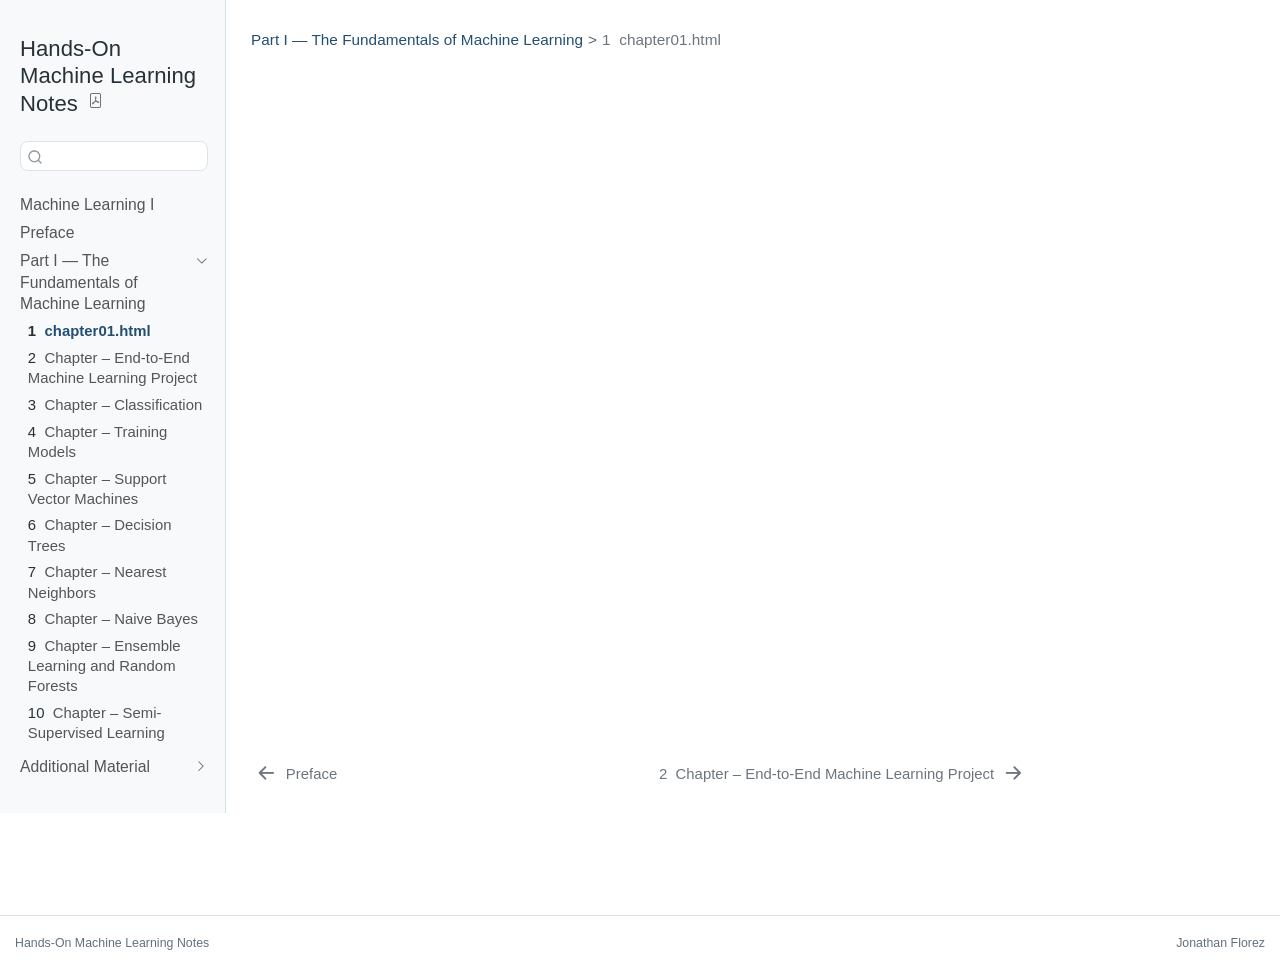
<file: chapters/chapter01.html>
<!DOCTYPE html>
<html xmlns="http://www.w3.org/1999/xhtml" lang="en" xml:lang="en"><head>

<meta charset="utf-8">
<meta name="generator" content="quarto-1.10.18">

<meta name="viewport" content="width=device-width, initial-scale=1.0, user-scalable=yes">


<title>chapter01 – Hands-On Machine Learning Notes</title>
<style>
/* Default styles provided by pandoc.
** See https://pandoc.org/MANUAL.html#variables-for-html for config info.
*/
span.smallcaps{font-variant: small-caps;}
div.columns{display: flex; gap: 1.5em;}
div.column{flex: auto;}
@media screen {
div.columns{gap: min(4vw, 1.5em);}
div.column{overflow-x: auto;}
}
div.hanging-indent{margin-left: 1.5em; text-indent: -1.5em;}
ul.task-list{list-style: none;}
ul.task-list li input[type="checkbox"] {
  width: 0.8em;
  margin: 0 0.8em 0.2em -1em; /* quarto-specific, see https://github.com/quarto-dev/quarto-cli/issues/4556 */ 
  vertical-align: middle;
}
</style>


<script src="../site_libs/quarto-nav/quarto-nav.js"></script>
<script src="../site_libs/quarto-nav/headroom.min.js"></script>
<script src="../site_libs/clipboard/clipboard.min.js"></script>
<script src="../site_libs/quarto-search/autocomplete.umd.js"></script>
<script src="../site_libs/quarto-search/fuse.min.js"></script>
<script src="../site_libs/quarto-search/quarto-search.js"></script>
<meta name="quarto:offset" content="../">
<link href="../chapters/chapter02.html" rel="next">
<link href="../preface.html" rel="prev">
<script src="../site_libs/quarto-html/quarto.js" type="module"></script>
<script src="../site_libs/quarto-html/tabsets/tabsets.js" type="module"></script>
<script src="../site_libs/quarto-html/popper.min.js"></script>
<script src="../site_libs/quarto-html/tippy.umd.min.js"></script>
<script src="../site_libs/quarto-html/anchor.min.js"></script>
<link href="../site_libs/quarto-html/tippy.css" rel="stylesheet">
<link href="../site_libs/quarto-html/quarto-syntax-highlighting-3fee61de2b36a07911a09d94e160f21d.css" rel="stylesheet" id="quarto-text-highlighting-styles">
<script src="../site_libs/bootstrap/bootstrap.min.js"></script>
<link href="../site_libs/bootstrap/bootstrap-icons.css" rel="stylesheet">
<link href="../site_libs/bootstrap/bootstrap-11d5da5dd170807488ce70e5f0c90fc1.min.css" rel="stylesheet" append-hash="true" id="quarto-bootstrap" data-mode="light">
<script id="quarto-search-options" type="application/json">{
  "location": "sidebar",
  "copy-button": false,
  "collapse-after": 3,
  "panel-placement": "start",
  "type": "textbox",
  "limit": 20,
  "keyboard-shortcut": [
    "f",
    "/",
    "s"
  ],
  "language": {
    "search-no-results-text": "No results",
    "search-matching-documents-text": "matching documents",
    "search-copy-link-title": "Copy link to search",
    "search-hide-matches-text": "Hide additional matches",
    "search-more-match-text": "more match in this document",
    "search-more-matches-text": "more matches in this document",
    "search-clear-button-title": "Clear",
    "search-text-placeholder": "",
    "search-detached-cancel-button-title": "Cancel",
    "search-submit-button-title": "Submit",
    "search-label": "Search"
  }
}</script>
<style>html{ scroll-behavior: smooth; }</style>


</head>

<body class="nav-sidebar docked quarto-light">

<div id="quarto-search-results"></div>
  <header id="quarto-header" class="headroom fixed-top">
  <nav class="quarto-secondary-nav">
    <div class="container-fluid d-flex">
      <button type="button" class="quarto-btn-toggle btn" data-bs-toggle="collapse" role="button" data-bs-target=".quarto-sidebar-collapse-item" aria-controls="quarto-sidebar" aria-expanded="false" aria-label="Toggle sidebar navigation" onclick="if (window.quartoToggleHeadroom) { window.quartoToggleHeadroom(); }">
        <i class="bi bi-layout-text-sidebar-reverse"></i>
      </button>
        <nav class="quarto-page-breadcrumbs" aria-label="breadcrumb"><ol class="breadcrumb"><li class="breadcrumb-item"><a href="../chapters/chapter01.html">Part I — The Fundamentals of Machine Learning</a></li><li class="breadcrumb-item"><a href="../chapters/chapter01.html"><span class="chapter-number">1</span>&nbsp; <span class="chapter-title">chapter01.html</span></a></li></ol></nav>
        <a class="flex-grow-1" role="navigation" data-bs-toggle="collapse" data-bs-target=".quarto-sidebar-collapse-item" aria-controls="quarto-sidebar" aria-expanded="false" aria-label="Toggle sidebar navigation" onclick="if (window.quartoToggleHeadroom) { window.quartoToggleHeadroom(); }">      
        </a>
      <button type="button" class="btn quarto-search-button" aria-label="Search" onclick="window.quartoOpenSearch();">
        <i class="bi bi-search"></i>
      </button>
    </div>
  </nav>
</header>
<!-- content -->
<div id="quarto-content" class="quarto-container page-columns page-rows-contents page-layout-article">
<!-- sidebar -->
  <nav id="quarto-sidebar" class="sidebar collapse collapse-horizontal quarto-sidebar-collapse-item sidebar-navigation docked overflow-auto">
    <div class="pt-lg-2 mt-2 text-left sidebar-header">
    <div class="sidebar-title mb-0 py-0">
      <a href="../">Hands-On Machine Learning Notes</a> 
        <div class="sidebar-tools-main">
    <a href="../machine-learning-I.pdf" title="Download PDF" class="quarto-navigation-tool px-1" aria-label="Download PDF"><i class="bi bi-file-pdf"></i></a>
</div>
    </div>
      </div>
        <div class="mt-2 flex-shrink-0 align-items-center">
        <div class="sidebar-search">
        <div id="quarto-search" class="" title="Search"></div>
        </div>
        </div>
    <div class="sidebar-menu-container"> 
    <ul class="list-unstyled mt-1">
        <li class="sidebar-item">
  <div class="sidebar-item-container"> 
  <a href="../index.html" class="sidebar-item-text sidebar-link">
 <span class="menu-text">Machine Learning I</span></a>
  </div>
</li>
        <li class="sidebar-item">
  <div class="sidebar-item-container"> 
  <a href="../preface.html" class="sidebar-item-text sidebar-link">
 <span class="menu-text">Preface</span></a>
  </div>
</li>
        <li class="sidebar-item sidebar-item-section">
      <div class="sidebar-item-container"> 
            <a class="sidebar-item-text sidebar-link text-start" data-bs-toggle="collapse" data-bs-target="#quarto-sidebar-section-1" role="navigation" aria-expanded="true">
 <span class="menu-text">Part I — The Fundamentals of Machine Learning</span></a>
          <a class="sidebar-item-toggle text-start" data-bs-toggle="collapse" data-bs-target="#quarto-sidebar-section-1" role="navigation" aria-expanded="true" aria-label="Toggle section">
            <i class="bi bi-chevron-right ms-2"></i>
          </a> 
      </div>
      <ul id="quarto-sidebar-section-1" class="collapse list-unstyled sidebar-section depth1 show">  
          <li class="sidebar-item">
  <div class="sidebar-item-container"> 
  <a href="../chapters/chapter01.html" class="sidebar-item-text sidebar-link active">
 <span class="menu-text"><span class="chapter-number">1</span>&nbsp; <span class="chapter-title">chapter01.html</span></span></a>
  </div>
</li>
          <li class="sidebar-item">
  <div class="sidebar-item-container"> 
  <a href="../chapters/chapter02.html" class="sidebar-item-text sidebar-link">
 <span class="menu-text"><span class="chapter-number">2</span>&nbsp; <span class="chapter-title">Chapter – End-to-End Machine Learning Project</span></span></a>
  </div>
</li>
          <li class="sidebar-item">
  <div class="sidebar-item-container"> 
  <a href="../chapters/chapter03.html" class="sidebar-item-text sidebar-link">
 <span class="menu-text"><span class="chapter-number">3</span>&nbsp; <span class="chapter-title">Chapter – Classification</span></span></a>
  </div>
</li>
          <li class="sidebar-item">
  <div class="sidebar-item-container"> 
  <a href="../chapters/chapter04.html" class="sidebar-item-text sidebar-link">
 <span class="menu-text"><span class="chapter-number">4</span>&nbsp; <span class="chapter-title">Chapter – Training Models</span></span></a>
  </div>
</li>
          <li class="sidebar-item">
  <div class="sidebar-item-container"> 
  <a href="../chapters/chapter05.html" class="sidebar-item-text sidebar-link">
 <span class="menu-text"><span class="chapter-number">5</span>&nbsp; <span class="chapter-title">Chapter – Support Vector Machines</span></span></a>
  </div>
</li>
          <li class="sidebar-item">
  <div class="sidebar-item-container"> 
  <a href="../chapters/chapter06.html" class="sidebar-item-text sidebar-link">
 <span class="menu-text"><span class="chapter-number">6</span>&nbsp; <span class="chapter-title">Chapter – Decision Trees</span></span></a>
  </div>
</li>
          <li class="sidebar-item">
  <div class="sidebar-item-container"> 
  <a href="../chapters/chapter07.html" class="sidebar-item-text sidebar-link">
 <span class="menu-text"><span class="chapter-number">7</span>&nbsp; <span class="chapter-title">Chapter – Nearest Neighbors</span></span></a>
  </div>
</li>
          <li class="sidebar-item">
  <div class="sidebar-item-container"> 
  <a href="../chapters/chapter08.html" class="sidebar-item-text sidebar-link">
 <span class="menu-text"><span class="chapter-number">8</span>&nbsp; <span class="chapter-title">Chapter – Naive Bayes</span></span></a>
  </div>
</li>
          <li class="sidebar-item">
  <div class="sidebar-item-container"> 
  <a href="../chapters/chapter09.html" class="sidebar-item-text sidebar-link">
 <span class="menu-text"><span class="chapter-number">9</span>&nbsp; <span class="chapter-title">Chapter – Ensemble Learning and Random Forests</span></span></a>
  </div>
</li>
          <li class="sidebar-item">
  <div class="sidebar-item-container"> 
  <a href="../chapters/chapter10.html" class="sidebar-item-text sidebar-link">
 <span class="menu-text"><span class="chapter-number">10</span>&nbsp; <span class="chapter-title">Chapter – Semi-Supervised Learning</span></span></a>
  </div>
</li>
      </ul>
  </li>
        <li class="sidebar-item sidebar-item-section">
      <div class="sidebar-item-container"> 
            <a class="sidebar-item-text sidebar-link text-start collapsed" data-bs-toggle="collapse" data-bs-target="#quarto-sidebar-section-2" role="navigation" aria-expanded="false">
 <span class="menu-text">Additional Material</span></a>
          <a class="sidebar-item-toggle text-start collapsed" data-bs-toggle="collapse" data-bs-target="#quarto-sidebar-section-2" role="navigation" aria-expanded="false" aria-label="Toggle section">
            <i class="bi bi-chevron-right ms-2"></i>
          </a> 
      </div>
      <ul id="quarto-sidebar-section-2" class="collapse list-unstyled sidebar-section depth1 ">  
          <li class="sidebar-item">
  <div class="sidebar-item-container"> 
  <a href="../appendix.html" class="sidebar-item-text sidebar-link">
 <span class="menu-text"><span class="chapter-number">11</span>&nbsp; <span class="chapter-title">Summary</span></span></a>
  </div>
</li>
          <li class="sidebar-item">
  <div class="sidebar-item-container"> 
  <a href="../references.html" class="sidebar-item-text sidebar-link">
 <span class="menu-text">References</span></a>
  </div>
</li>
      </ul>
  </li>
    </ul>
    </div>
</nav>
<div id="quarto-sidebar-glass" class="quarto-sidebar-collapse-item" data-bs-toggle="collapse" data-bs-target=".quarto-sidebar-collapse-item"></div>
<!-- margin-sidebar -->
    <div id="quarto-margin-sidebar" class="sidebar margin-sidebar zindex-bottom">
        
    </div>
<!-- main -->
<main class="content" id="quarto-document-content"><header id="title-block-header" class="quarto-title-block"><nav class="quarto-page-breadcrumbs quarto-title-breadcrumbs d-none d-lg-block" aria-label="breadcrumb"><ol class="breadcrumb"><li class="breadcrumb-item"><a href="../chapters/chapter01.html">Part I — The Fundamentals of Machine Learning</a></li><li class="breadcrumb-item"><a href="../chapters/chapter01.html"><span class="chapter-number">1</span>&nbsp; <span class="chapter-title">chapter01.html</span></a></li></ol></nav></header>







</main> <!-- /main -->
<script id="quarto-html-after-body" type="application/javascript">
  window.document.addEventListener("DOMContentLoaded", function (event) {
    const icon = "";
    const anchorJS = new window.AnchorJS();
    anchorJS.options = {
      placement: 'right',
      icon: icon
    };
    anchorJS.add('.anchored');
    const isCodeAnnotation = (el) => {
      for (const clz of el.classList) {
        if (clz.startsWith('code-annotation-')) {                     
          return true;
        }
      }
      return false;
    }
    const onCopySuccess = function(e) {
      // button target
      const button = e.trigger;
      // don't keep focus
      button.blur();
      // flash "checked"
      button.classList.add('code-copy-button-checked');
      var currentTitle = button.getAttribute("title");
      button.setAttribute("title", "Copied!");
      let tooltip;
      if (window.bootstrap) {
        button.setAttribute("data-bs-toggle", "tooltip");
        button.setAttribute("data-bs-placement", "left");
        button.setAttribute("data-bs-title", "Copied!");
        tooltip = new bootstrap.Tooltip(button, 
          { trigger: "manual", 
            customClass: "code-copy-button-tooltip",
            offset: [0, -8]});
        tooltip.show();    
      }
      setTimeout(function() {
        if (tooltip) {
          tooltip.hide();
          button.removeAttribute("data-bs-title");
          button.removeAttribute("data-bs-toggle");
          button.removeAttribute("data-bs-placement");
        }
        button.setAttribute("title", currentTitle);
        button.classList.remove('code-copy-button-checked');
      }, 1000);
      // clear code selection
      e.clearSelection();
    }
    const getTextToCopy = function(trigger) {
      const outerScaffold = trigger.parentElement.cloneNode(true);
      const codeEl = outerScaffold.querySelector('code');
      for (const childEl of codeEl.children) {
        if (isCodeAnnotation(childEl)) {
          childEl.remove();
        }
      }
      return codeEl.innerText;
    }
    const clipboard = new window.ClipboardJS('.code-copy-button:not([data-in-quarto-modal])', {
      text: getTextToCopy
    });
    clipboard.on('success', onCopySuccess);
    if (window.document.getElementById('quarto-embedded-source-code-modal')) {
      const clipboardModal = new window.ClipboardJS('.code-copy-button[data-in-quarto-modal]', {
        text: getTextToCopy,
        container: window.document.getElementById('quarto-embedded-source-code-modal')
      });
      clipboardModal.on('success', onCopySuccess);
    }
      var localhostRegex = new RegExp(/^(?:http|https):\/\/localhost\:?[0-9]*\//);
      var mailtoRegex = new RegExp(/^mailto:/);
        var filterRegex = new RegExp('/' + window.location.host + '/');
      var isInternal = (href) => {
          return filterRegex.test(href) || localhostRegex.test(href) || mailtoRegex.test(href);
      }
      // Inspect non-navigation links and adorn them if external
     var links = window.document.querySelectorAll('a[href]:not(.nav-link):not(.navbar-brand):not(.toc-action):not(.sidebar-link):not(.sidebar-item-toggle):not(.pagination-link):not(.no-external):not([aria-hidden]):not(.dropdown-item):not(.quarto-navigation-tool):not(.about-link)');
      for (var i=0; i<links.length; i++) {
        const link = links[i];
        if (!isInternal(link.href)) {
          // undo the damage that might have been done by quarto-nav.js in the case of
          // links that we want to consider external
          if (link.dataset.originalHref !== undefined) {
            link.href = link.dataset.originalHref;
          }
            // target, if specified
            link.setAttribute("target", "_blank");
            if (link.getAttribute("rel") === null) {
              link.setAttribute("rel", "noopener");
            }
        }
      }
    function tippyHover(el, contentFn, onTriggerFn, onUntriggerFn) {
      const config = {
        allowHTML: true,
        maxWidth: 500,
        delay: 100,
        arrow: false,
        appendTo: function(el) {
            return el.parentElement;
        },
        interactive: true,
        interactiveBorder: 10,
        theme: 'quarto',
        placement: 'bottom-start',
      };
      if (contentFn) {
        config.content = contentFn;
      }
      if (onTriggerFn) {
        config.onTrigger = onTriggerFn;
      }
      if (onUntriggerFn) {
        config.onUntrigger = onUntriggerFn;
      }
      window.tippy(el, config); 
    }
    const noterefs = window.document.querySelectorAll('a[role="doc-noteref"]');
    for (var i=0; i<noterefs.length; i++) {
      const ref = noterefs[i];
      tippyHover(ref, function() {
        // use id or data attribute instead here
        let href = ref.getAttribute('data-footnote-href') || ref.getAttribute('href');
        try { href = new URL(href).hash; } catch {}
        const id = href.replace(/^#\/?/, "");
        const note = window.document.getElementById(id);
        if (note) {
          return note.innerHTML;
        } else {
          return "";
        }
      });
    }
    const xrefs = window.document.querySelectorAll('a.quarto-xref');
    const processXRef = (id, note) => {
      // Strip column container classes
      const stripColumnClz = (el) => {
        el.classList.remove("page-full", "page-columns");
        if (el.children) {
          for (const child of el.children) {
            stripColumnClz(child);
          }
        }
      }
      stripColumnClz(note)
      if (id === null || id.startsWith('sec-')) {
        // Special case sections, only their first couple elements
        const container = document.createElement("div");
        if (note.children && note.children.length > 2) {
          container.appendChild(note.children[0].cloneNode(true));
          for (let i = 1; i < note.children.length; i++) {
            const child = note.children[i];
            if (child.tagName === "P" && child.innerText === "") {
              continue;
            } else {
              container.appendChild(child.cloneNode(true));
              break;
            }
          }
          if (window.Quarto?.typesetMath) {
            window.Quarto.typesetMath(container);
          }
          return container.innerHTML
        } else {
          if (window.Quarto?.typesetMath) {
            window.Quarto.typesetMath(note);
          }
          return note.innerHTML;
        }
      } else {
        // Remove any anchor links if they are present
        const anchorLink = note.querySelector('a.anchorjs-link');
        if (anchorLink) {
          anchorLink.remove();
        }
        if (window.Quarto?.typesetMath) {
          window.Quarto.typesetMath(note);
        }
        if (note.classList.contains("callout")) {
          return note.outerHTML;
        } else {
          return note.innerHTML;
        }
      }
    }
    for (var i=0; i<xrefs.length; i++) {
      const xref = xrefs[i];
      tippyHover(xref, undefined, function(instance) {
        instance.disable();
        let url = xref.getAttribute('href');
        let hash = undefined; 
        if (url.startsWith('#')) {
          hash = url;
        } else {
          try { hash = new URL(url).hash; } catch {}
        }
        if (hash) {
          const id = hash.replace(/^#\/?/, "");
          const note = window.document.getElementById(id);
          if (note !== null) {
            try {
              const html = processXRef(id, note.cloneNode(true));
              instance.setContent(html);
            } finally {
              instance.enable();
              instance.show();
            }
          } else {
            // See if we can fetch this
            fetch(url.split('#')[0])
            .then(res => res.text())
            .then(html => {
              const parser = new DOMParser();
              const htmlDoc = parser.parseFromString(html, "text/html");
              const note = htmlDoc.getElementById(id);
              if (note !== null) {
                const html = processXRef(id, note);
                instance.setContent(html);
              } 
            }).finally(() => {
              instance.enable();
              instance.show();
            });
          }
        } else {
          // See if we can fetch a full url (with no hash to target)
          // This is a special case and we should probably do some content thinning / targeting
          fetch(url)
          .then(res => res.text())
          .then(html => {
            const parser = new DOMParser();
            const htmlDoc = parser.parseFromString(html, "text/html");
            const note = htmlDoc.querySelector('main.content');
            if (note !== null) {
              // This should only happen for chapter cross references
              // (since there is no id in the URL)
              // remove the first header
              if (note.children.length > 0 && note.children[0].tagName === "HEADER") {
                note.children[0].remove();
              }
              const html = processXRef(null, note);
              instance.setContent(html);
            } 
          }).finally(() => {
            instance.enable();
            instance.show();
          });
        }
      }, function(instance) {
      });
    }
        let selectedAnnoteEl;
        const selectorForAnnotation = ( cell, annotation) => {
          let cellAttr = 'data-code-cell="' + cell + '"';
          let lineAttr = 'data-code-annotation="' +  annotation + '"';
          const selector = 'span[' + cellAttr + '][' + lineAttr + ']';
          return selector;
        }
        const selectCodeLines = (annoteEl) => {
          const doc = window.document;
          const targetCell = annoteEl.getAttribute("data-target-cell");
          const targetAnnotation = annoteEl.getAttribute("data-target-annotation");
          const annoteSpan = window.document.querySelector(selectorForAnnotation(targetCell, targetAnnotation));
          const lines = annoteSpan.getAttribute("data-code-lines").split(",");
          const lineIds = lines.map((line) => {
            return targetCell + "-" + line;
          })
          let top = null;
          let height = null;
          let parent = null;
          if (lineIds.length > 0) {
              //compute the position of the single el (top and bottom and make a div)
              const el = window.document.getElementById(lineIds[0]);
              top = el.offsetTop;
              height = el.offsetHeight;
              parent = el.parentElement.parentElement;
            if (lineIds.length > 1) {
              const lastEl = window.document.getElementById(lineIds[lineIds.length - 1]);
              const bottom = lastEl.offsetTop + lastEl.offsetHeight;
              height = bottom - top;
            }
            if (top !== null && height !== null && parent !== null) {
              // cook up a div (if necessary) and position it 
              let div = window.document.getElementById("code-annotation-line-highlight");
              if (div === null) {
                div = window.document.createElement("div");
                div.setAttribute("id", "code-annotation-line-highlight");
                div.style.position = 'absolute';
                parent.appendChild(div);
              }
              div.style.top = top - 2 + "px";
              div.style.height = height + 4 + "px";
              div.style.left = 0;
              let gutterDiv = window.document.getElementById("code-annotation-line-highlight-gutter");
              if (gutterDiv === null) {
                gutterDiv = window.document.createElement("div");
                gutterDiv.setAttribute("id", "code-annotation-line-highlight-gutter");
                gutterDiv.style.position = 'absolute';
                const codeCell = window.document.getElementById(targetCell);
                const gutter = codeCell.querySelector('.code-annotation-gutter');
                gutter.appendChild(gutterDiv);
              }
              gutterDiv.style.top = top - 2 + "px";
              gutterDiv.style.height = height + 4 + "px";
            }
            selectedAnnoteEl = annoteEl;
          }
        };
        const unselectCodeLines = () => {
          const elementsIds = ["code-annotation-line-highlight", "code-annotation-line-highlight-gutter"];
          elementsIds.forEach((elId) => {
            const div = window.document.getElementById(elId);
            if (div) {
              div.remove();
            }
          });
          selectedAnnoteEl = undefined;
        };
          // Handle positioning of the toggle
      window.addEventListener(
        "resize",
        throttle(() => {
          elRect = undefined;
          if (selectedAnnoteEl) {
            selectCodeLines(selectedAnnoteEl);
          }
        }, 10)
      );
      function throttle(fn, ms) {
      let throttle = false;
      let timer;
        return (...args) => {
          if(!throttle) { // first call gets through
              fn.apply(this, args);
              throttle = true;
          } else { // all the others get throttled
              if(timer) clearTimeout(timer); // cancel #2
              timer = setTimeout(() => {
                fn.apply(this, args);
                timer = throttle = false;
              }, ms);
          }
        };
      }
        // Attach click handler to the DT
        const annoteDls = window.document.querySelectorAll('dt[data-target-cell]');
        for (const annoteDlNode of annoteDls) {
          annoteDlNode.addEventListener('click', (event) => {
            const clickedEl = event.target;
            if (clickedEl !== selectedAnnoteEl) {
              unselectCodeLines();
              const activeEl = window.document.querySelector('dt[data-target-cell].code-annotation-active');
              if (activeEl) {
                activeEl.classList.remove('code-annotation-active');
              }
              selectCodeLines(clickedEl);
              clickedEl.classList.add('code-annotation-active');
            } else {
              // Unselect the line
              unselectCodeLines();
              clickedEl.classList.remove('code-annotation-active');
            }
          });
        }
    const findCites = (el) => {
      const parentEl = el.parentElement;
      if (parentEl) {
        const cites = parentEl.dataset.cites;
        if (cites) {
          return {
            el,
            cites: cites.split(' ')
          };
        } else {
          return findCites(el.parentElement)
        }
      } else {
        return undefined;
      }
    };
    var bibliorefs = window.document.querySelectorAll('a[role="doc-biblioref"]');
    for (var i=0; i<bibliorefs.length; i++) {
      const ref = bibliorefs[i];
      const citeInfo = findCites(ref);
      if (citeInfo) {
        tippyHover(citeInfo.el, function() {
          var popup = window.document.createElement('div');
          citeInfo.cites.forEach(function(cite) {
            var citeDiv = window.document.createElement('div');
            citeDiv.classList.add('hanging-indent');
            citeDiv.classList.add('csl-entry');
            var biblioDiv = window.document.getElementById('ref-' + cite);
            if (biblioDiv) {
              citeDiv.innerHTML = biblioDiv.innerHTML;
            }
            popup.appendChild(citeDiv);
          });
          return popup.innerHTML;
        });
      }
    }
  });
  </script>
<nav class="page-navigation">
  <div class="nav-page nav-page-previous">
      <a href="../preface.html" class="pagination-link" aria-label="Preface">
        <i class="bi bi-arrow-left-short"></i> <span class="nav-page-text">Preface</span>
      </a>          
  </div>
  <div class="nav-page nav-page-next">
      <a href="../chapters/chapter02.html" class="pagination-link" aria-label="Chapter -- End-to-End Machine Learning Project">
        <span class="nav-page-text"><span class="chapter-number">2</span>&nbsp; <span class="chapter-title">Chapter – End-to-End Machine Learning Project</span></span> <i class="bi bi-arrow-right-short"></i>
      </a>
  </div>
</nav>
</div> <!-- /content -->
<footer class="footer">
  <div class="nav-footer">
    <div class="nav-footer-left">
<p>Hands-On Machine Learning Notes</p>
</div>   
    <div class="nav-footer-center">
      &nbsp;
    </div>
    <div class="nav-footer-right">
<p>Jonathan Florez</p>
</div>
  </div>
</footer>




<script src="../site_libs/quarto-html/zenscroll-min.js"></script>
</body></html>
</file>
<file: site_libs/quarto-html/tippy.css>
.tippy-box[data-animation=fade][data-state=hidden]{opacity:0}[data-tippy-root]{max-width:calc(100vw - 10px)}.tippy-box{position:relative;background-color:#333;color:#fff;border-radius:4px;font-size:14px;line-height:1.4;white-space:normal;outline:0;transition-property:transform,visibility,opacity}.tippy-box[data-placement^=top]>.tippy-arrow{bottom:0}.tippy-box[data-placement^=top]>.tippy-arrow:before{bottom:-7px;left:0;border-width:8px 8px 0;border-top-color:initial;transform-origin:center top}.tippy-box[data-placement^=bottom]>.tippy-arrow{top:0}.tippy-box[data-placement^=bottom]>.tippy-arrow:before{top:-7px;left:0;border-width:0 8px 8px;border-bottom-color:initial;transform-origin:center bottom}.tippy-box[data-placement^=left]>.tippy-arrow{right:0}.tippy-box[data-placement^=left]>.tippy-arrow:before{border-width:8px 0 8px 8px;border-left-color:initial;right:-7px;transform-origin:center left}.tippy-box[data-placement^=right]>.tippy-arrow{left:0}.tippy-box[data-placement^=right]>.tippy-arrow:before{left:-7px;border-width:8px 8px 8px 0;border-right-color:initial;transform-origin:center right}.tippy-box[data-inertia][data-state=visible]{transition-timing-function:cubic-bezier(.54,1.5,.38,1.11)}.tippy-arrow{width:16px;height:16px;color:#333}.tippy-arrow:before{content:"";position:absolute;border-color:transparent;border-style:solid}.tippy-content{position:relative;padding:5px 9px;z-index:1}
</file>
<file: site_libs/quarto-html/quarto-syntax-highlighting-3fee61de2b36a07911a09d94e160f21d.css>
/* quarto syntax highlight colors */
:root {
  --quarto-hl-al-color: #ff5555;
  --quarto-hl-an-color: #6a737d;
  --quarto-hl-at-color: #d73a49;
  --quarto-hl-bn-color: #005cc5;
  --quarto-hl-bu-color: #d73a49;
  --quarto-hl-ch-color: #032f62;
  --quarto-hl-co-color: #6a737d;
  --quarto-hl-cv-color: #6a737d;
  --quarto-hl-cn-color: #005cc5;
  --quarto-hl-cf-color: #d73a49;
  --quarto-hl-dt-color: #d73a49;
  --quarto-hl-dv-color: #005cc5;
  --quarto-hl-do-color: #6a737d;
  --quarto-hl-er-color: #ff5555;
  --quarto-hl-ex-color: #d73a49;
  --quarto-hl-fl-color: #005cc5;
  --quarto-hl-fu-color: #6f42c1;
  --quarto-hl-im-color: #032f62;
  --quarto-hl-in-color: #6a737d;
  --quarto-hl-kw-color: #d73a49;
  --quarto-hl-op-color: #24292e;
  --quarto-hl-pp-color: #d73a49;
  --quarto-hl-re-color: #6a737d;
  --quarto-hl-sc-color: #005cc5;
  --quarto-hl-ss-color: #032f62;
  --quarto-hl-st-color: #032f62;
  --quarto-hl-va-color: #e36209;
  --quarto-hl-vs-color: #032f62;
  --quarto-hl-wa-color: #ff5555;
}

/* other quarto variables */
:root {
  --quarto-font-monospace: "SFMono-Regular", Menlo, Monaco, Consolas, "Liberation Mono", monospace;
}

/* syntax highlight based on Pandoc's rules */
pre > code.sourceCode > span {
  color: #24292e;
}

code.sourceCode > span {
  color: #24292e;
}

div.sourceCode,
div.sourceCode pre.sourceCode {
  color: #24292e;
}

/* Normal */
code span {
  color: #24292e;
}

/* Alert */
code span.al {
  font-weight: bold;
  color: #ff5555;
}

/* Annotation */
code span.an {
  color: #6a737d;
}

/* Attribute */
code span.at {
  color: #d73a49;
}

/* BaseN */
code span.bn {
  color: #005cc5;
}

/* BuiltIn */
code span.bu {
  color: #d73a49;
}

/* ControlFlow */
code span.cf {
  color: #d73a49;
}

/* Char */
code span.ch {
  color: #032f62;
}

/* Constant */
code span.cn {
  color: #005cc5;
}

/* Comment */
code span.co {
  color: #6a737d;
}

/* CommentVar */
code span.cv {
  color: #6a737d;
}

/* Documentation */
code span.do {
  color: #6a737d;
}

/* DataType */
code span.dt {
  color: #d73a49;
}

/* DecVal */
code span.dv {
  color: #005cc5;
}

/* Error */
code span.er {
  color: #ff5555;
  text-decoration: underline;
}

/* Extension */
code span.ex {
  font-weight: bold;
  color: #d73a49;
}

/* Float */
code span.fl {
  color: #005cc5;
}

/* Function */
code span.fu {
  color: #6f42c1;
}

/* Import */
code span.im {
  color: #032f62;
}

/* Information */
code span.in {
  color: #6a737d;
}

/* Keyword */
code span.kw {
  color: #d73a49;
}

/* Operator */
code span.op {
  color: #24292e;
}

/* Preprocessor */
code span.pp {
  color: #d73a49;
}

/* RegionMarker */
code span.re {
  color: #6a737d;
}

/* SpecialChar */
code span.sc {
  color: #005cc5;
}

/* SpecialString */
code span.ss {
  color: #032f62;
}

/* String */
code span.st {
  color: #032f62;
}

/* Variable */
code span.va {
  color: #e36209;
}

/* VerbatimString */
code span.vs {
  color: #032f62;
}

/* Warning */
code span.wa {
  color: #ff5555;
}

.prevent-inlining {
  content: "</";
}

/*# sourceMappingURL=4f6bd312473db6af0261599f70bb2a99.css.map */
</file>
